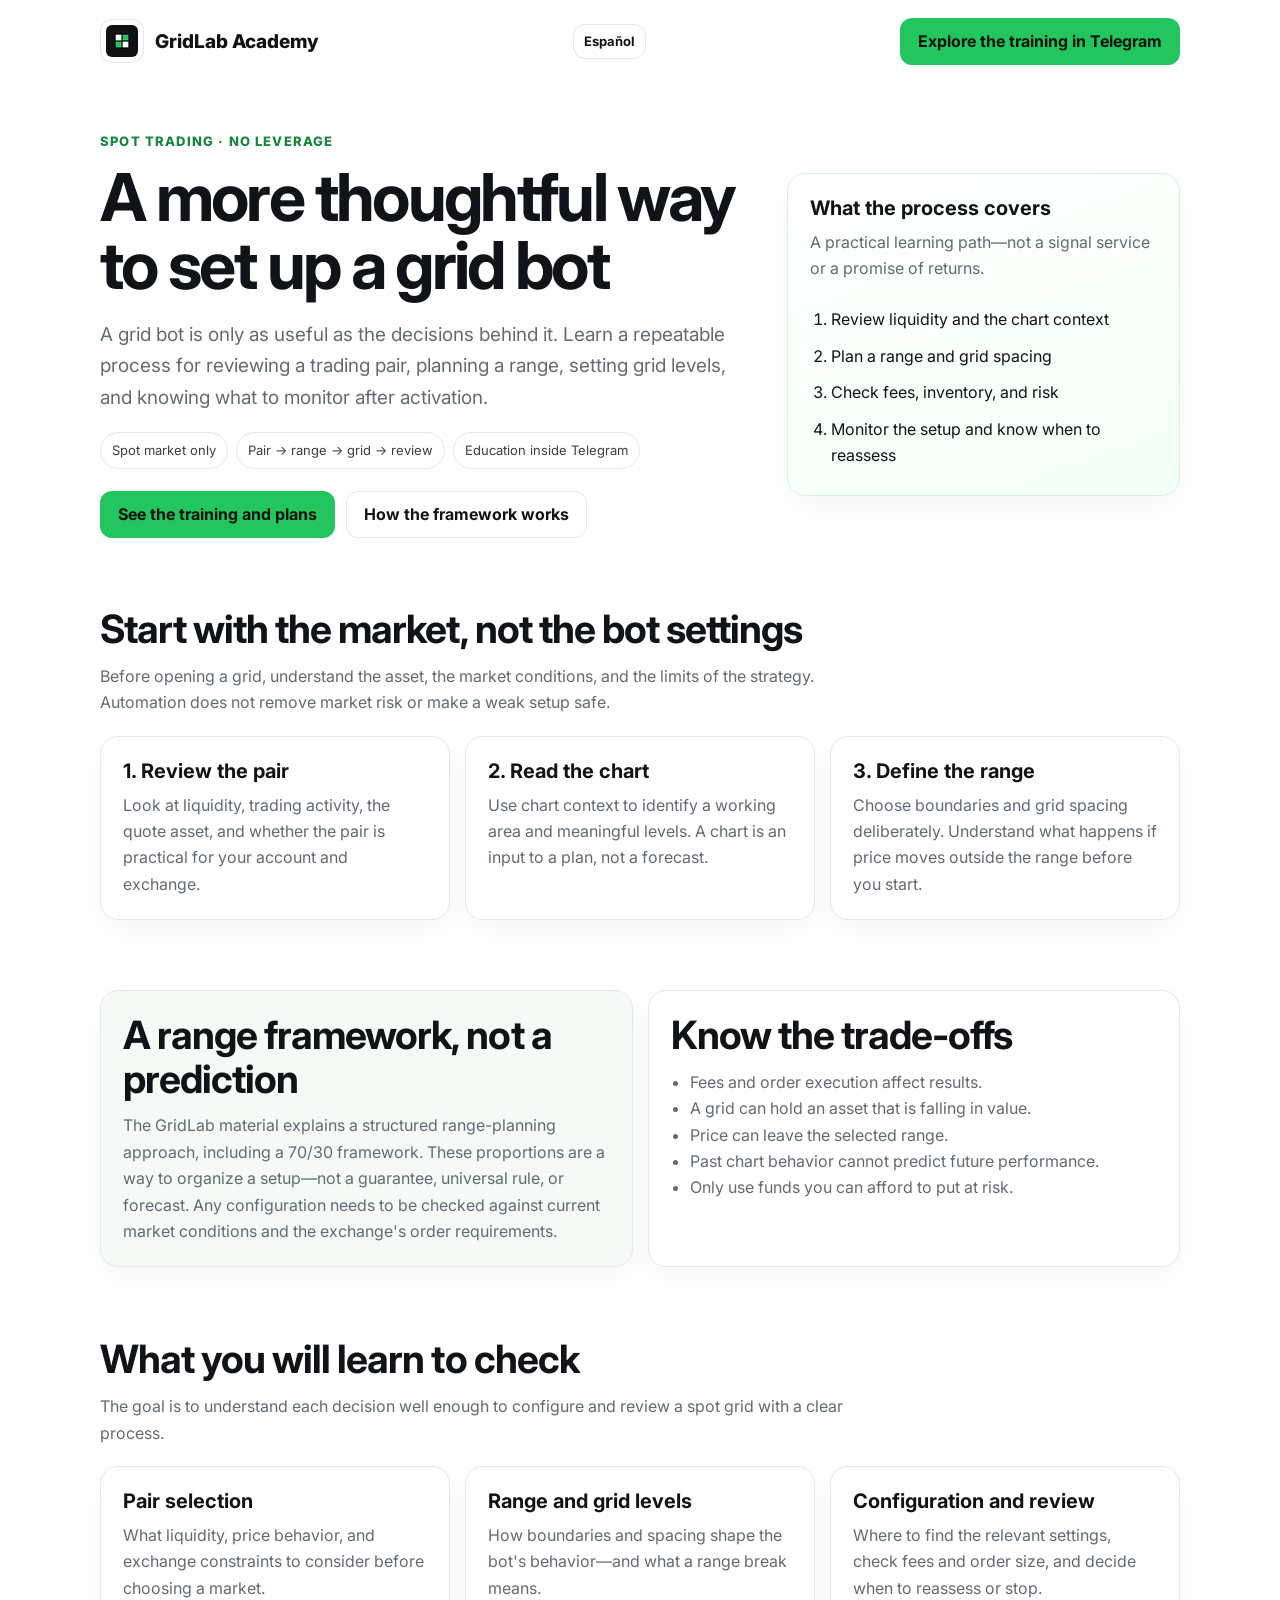
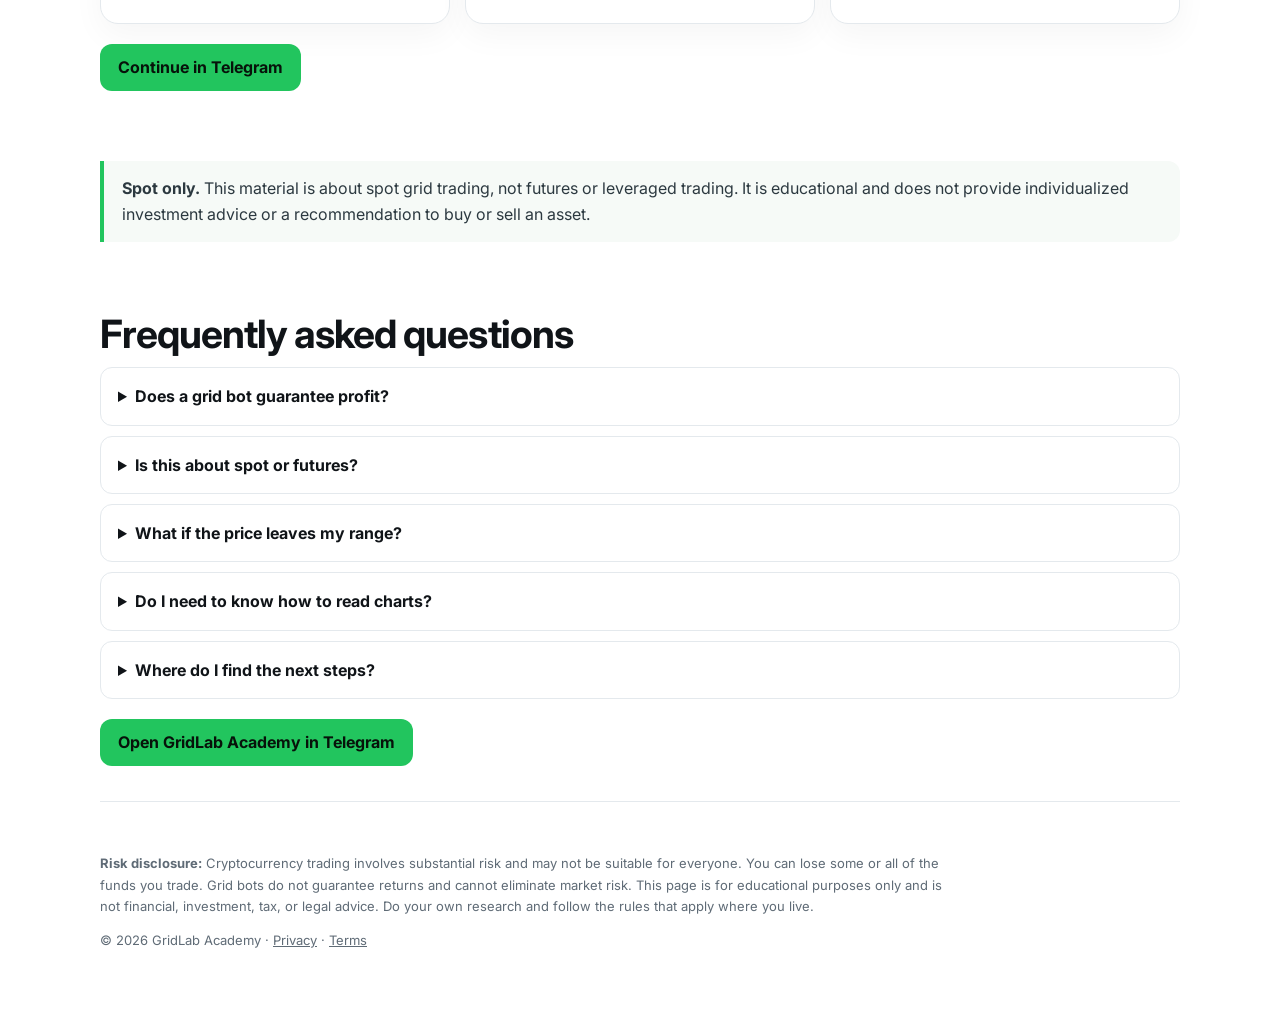
<file: index.html>
<!doctype html>
<html lang="en">
<head>
  <meta charset="utf-8">
  <meta name="viewport" content="width=device-width,initial-scale=1">
  <title>Spot Grid Bot Tutorial: Choose a Pair and Set a Range | GridLab Academy</title>
  <meta name="description" content="Learn a structured approach to spot grid bots: evaluate a trading pair, read the chart, plan a range, configure grid levels, and monitor the setup. Educational content only.">
  <link rel="canonical" href="https://gridlab-academy.netlify.app/">
  <meta property="og:title" content="A Practical Spot Grid Bot Framework | GridLab Academy">
  <meta property="og:description" content="A clear, risk-aware framework for choosing a spot pair, planning a grid range, and understanding what to monitor.">
  <meta property="og:type" content="website">
  <meta property="og:url" content="https://gridlab-academy.netlify.app/">
  <meta property="og:image" content="https://gridlab-academy.netlify.app/screenshot1.jpg">
  <meta name="twitter:card" content="summary_large_image">
  <link rel="icon" type="image/x-icon" href="gridlab_academy_favicon.ico">
  <link rel="preconnect" href="https://fonts.googleapis.com">
  <link rel="preconnect" href="https://fonts.gstatic.com" crossorigin>
  <link href="https://fonts.googleapis.com/css2?family=Inter:wght@400;500;600;700;800&display=swap" rel="stylesheet">
  <style>
    :root{--ink:#101418;--muted:#5f6b76;--line:#e4e9ed;--soft:#f6faf7;--green:#22c55e;--green-dark:#16883d;--max:1080px}
    *{box-sizing:border-box}html{scroll-behavior:smooth}body{margin:0;color:var(--ink);font:16px/1.65 Inter,system-ui,-apple-system,"Segoe UI",sans-serif;-webkit-font-smoothing:antialiased}
    a{color:inherit}.wrap{width:min(92%,var(--max));margin:auto}.top{padding:18px 0}.toprow{display:flex;align-items:center;justify-content:space-between;gap:16px}
    .brand{display:flex;align-items:center;gap:11px;text-decoration:none;font-size:19px;font-weight:800}.brand img{width:44px;height:44px;object-fit:contain;border:1px solid var(--line);border-radius:12px;padding:5px}
    .btn{display:inline-flex;justify-content:center;align-items:center;gap:8px;border:1px solid transparent;border-radius:12px;padding:12px 17px;text-decoration:none;font-weight:700;line-height:1.3}
    .primary{background:var(--green);color:#07120a}.primary:hover{background:var(--green-dark);color:#fff}.secondary{background:white;border-color:var(--line)}.language-switch{padding:8px 10px;font-size:13px;white-space:nowrap}
    .hero{padding:48px 0 34px}.hero-grid{display:grid;grid-template-columns:1.25fr .75fr;gap:32px;align-items:center}
    .eyebrow{color:#16883d;font-weight:800;text-transform:uppercase;letter-spacing:.09em;font-size:13px}
    h1{font-size:clamp(38px,6vw,66px);line-height:1.02;letter-spacing:-.04em;margin:12px 0 20px}
    h2{font-size:clamp(27px,4vw,39px);line-height:1.12;letter-spacing:-.025em;margin:0 0 12px}
    h3{font-size:20px;line-height:1.25;margin:0 0 8px}
    .lead{font-size:19px;color:var(--muted);max-width:720px}.actions{display:flex;flex-wrap:wrap;gap:11px;margin-top:22px}
    .badges{display:flex;flex-wrap:wrap;gap:8px;margin-top:18px}.badge{border:1px solid var(--line);border-radius:999px;padding:7px 11px;font-size:13px;color:#34414a}
    .panel,.card{border:1px solid var(--line);border-radius:18px;background:white;padding:22px;box-shadow:0 12px 32px #15251a0a}
    .panel{background:linear-gradient(160deg,#fff,#f2fff5);border-color:#d7f2df}.panel ol{margin:14px 0 0;padding-left:21px}.panel li{padding:5px 0}
    section{padding:35px 0}.section-lead{max-width:760px;color:var(--muted);margin:0 0 20px}.grid3,.grid2{display:grid;gap:15px}.grid3{grid-template-columns:repeat(3,1fr)}.grid2{grid-template-columns:repeat(2,1fr)}
    .card p{margin:0;color:var(--muted)}.card ul{padding-left:19px;margin:12px 0 0;color:var(--muted)}.tint{background:var(--soft)}
    .callout{border-left:4px solid var(--green);padding:14px 18px;background:var(--soft);border-radius:0 12px 12px 0;color:#2c3940}
    .cta{margin:20px 0 0}.faq details{border:1px solid var(--line);border-radius:12px;padding:15px 17px}.faq details+details{margin-top:10px}.faq summary{font-weight:700;cursor:pointer}.faq details p{color:var(--muted);margin:10px 0 0}
    footer{padding:38px 0 60px;border-top:1px solid var(--line);margin-top:30px;color:var(--muted);font-size:13px}
    .disclaimer{max-width:850px}.mobile-cta{display:none}
    @media(max-width:820px){.hero-grid,.grid3,.grid2{grid-template-columns:1fr}.hero{padding-top:28px}.top-cta{display:none}.mobile-cta{display:flex;position:fixed;z-index:9;bottom:12px;left:4%;width:92%;box-shadow:0 10px 32px #0003}.hero-grid{gap:22px}footer{padding-bottom:90px}}
  </style>
</head>
<body>
  <header class="top wrap">
    <div class="toprow">
      <a class="brand" href="#top"><img src="gridlab_academy_favicon.ico" alt=""><span>GridLab Academy</span></a>
      <a class="btn secondary language-switch" id="language-switch" href="/es.html?lang=es" aria-label="Switch language to Spanish">Español</a>
      <a class="btn primary js-bot-link top-cta" data-cta="header" href="https://t.me/gridlab_academy_bot?start=gl1_direct_en_direct_organic_evergreen_landing_00000000" rel="noopener noreferrer">Explore the training in Telegram</a>
    </div>
  </header>
  <main id="top">
    <section class="hero wrap">
      <div class="hero-grid">
        <div>
          <div class="eyebrow">Spot trading · No leverage</div>
          <h1>A more thoughtful way to set up a grid bot</h1>
          <p class="lead">A grid bot is only as useful as the decisions behind it. Learn a repeatable process for reviewing a trading pair, planning a range, setting grid levels, and knowing what to monitor after activation.</p>
          <div class="badges"><span class="badge">Spot market only</span><span class="badge">Pair → range → grid → review</span><span class="badge">Education inside Telegram</span></div>
          <div class="actions">
            <a class="btn primary js-bot-link" data-cta="hero_primary" href="https://t.me/gridlab_academy_bot?start=gl1_direct_en_direct_organic_evergreen_cta_00000000" rel="noopener noreferrer">See the training and plans</a>
            <a class="btn secondary" href="#method">How the framework works</a>
          </div>
        </div>
        <aside class="panel">
          <h3>What the process covers</h3>
          <p class="section-lead">A practical learning path—not a signal service or a promise of returns.</p>
          <ol><li>Review liquidity and the chart context</li><li>Plan a range and grid spacing</li><li>Check fees, inventory, and risk</li><li>Monitor the setup and know when to reassess</li></ol>
        </aside>
      </div>
    </section>

    <section class="wrap">
      <h2 id="method">Start with the market, not the bot settings</h2>
      <p class="section-lead">Before opening a grid, understand the asset, the market conditions, and the limits of the strategy. Automation does not remove market risk or make a weak setup safe.</p>
      <div class="grid3">
        <article class="card"><h3>1. Review the pair</h3><p>Look at liquidity, trading activity, the quote asset, and whether the pair is practical for your account and exchange.</p></article>
        <article class="card"><h3>2. Read the chart</h3><p>Use chart context to identify a working area and meaningful levels. A chart is an input to a plan, not a forecast.</p></article>
        <article class="card"><h3>3. Define the range</h3><p>Choose boundaries and grid spacing deliberately. Understand what happens if price moves outside the range before you start.</p></article>
      </div>
    </section>

    <section class="wrap">
      <div class="grid2">
        <article class="card tint"><h2>A range framework, not a prediction</h2><p>The GridLab material explains a structured range-planning approach, including a 70/30 framework. These proportions are a way to organize a setup—not a guarantee, universal rule, or forecast. Any configuration needs to be checked against current market conditions and the exchange's order requirements.</p></article>
        <article class="card"><h2>Know the trade-offs</h2><ul><li>Fees and order execution affect results.</li><li>A grid can hold an asset that is falling in value.</li><li>Price can leave the selected range.</li><li>Past chart behavior cannot predict future performance.</li><li>Only use funds you can afford to put at risk.</li></ul></article>
      </div>
    </section>

    <section class="wrap">
      <h2>What you will learn to check</h2>
      <p class="section-lead">The goal is to understand each decision well enough to configure and review a spot grid with a clear process.</p>
      <div class="grid3">
        <article class="card"><h3>Pair selection</h3><p>What liquidity, price behavior, and exchange constraints to consider before choosing a market.</p></article>
        <article class="card"><h3>Range and grid levels</h3><p>How boundaries and spacing shape the bot's behavior—and what a range break means.</p></article>
        <article class="card"><h3>Configuration and review</h3><p>Where to find the relevant settings, check fees and order size, and decide when to reassess or stop.</p></article>
      </div>
      <div class="cta"><a class="btn primary js-bot-link" data-cta="method_cta" href="https://t.me/gridlab_academy_bot?start=gl1_direct_en_direct_organic_evergreen_method_00000000" rel="noopener noreferrer">Continue in Telegram</a></div>
    </section>

    <section class="wrap">
      <div class="callout"><strong>Spot only.</strong> This material is about spot grid trading, not futures or leveraged trading. It is educational and does not provide individualized investment advice or a recommendation to buy or sell an asset.</div>
    </section>

    <section class="wrap faq">
      <h2>Frequently asked questions</h2>
      <details><summary>Does a grid bot guarantee profit?</summary><p>No. A grid bot can lose money. Market movements, fees, liquidity, execution, and the chosen range all matter.</p></details>
      <details><summary>Is this about spot or futures?</summary><p>The training is focused on spot markets and does not require leverage. Spot trading still carries risk, including the risk of losing the value of your investment.</p></details>
      <details><summary>What if the price leaves my range?</summary><p>The bot may stop placing the orders you expected, and your holdings may be concentrated in one asset. Understand your exchange's behavior and your plan for reassessment before starting.</p></details>
      <details><summary>Do I need to know how to read charts?</summary><p>Some familiarity helps, but the training explains what to review and how chart context relates to pair and range selection.</p></details>
      <details><summary>Where do I find the next steps?</summary><p>Open the GridLab Academy Telegram bot to review the available educational path and access options. Check the details before making a purchase.</p></details>
      <div class="cta"><a class="btn primary js-bot-link" data-cta="faq_cta" href="https://t.me/gridlab_academy_bot?start=gl1_direct_en_direct_organic_faq_00000000" rel="noopener noreferrer">Open GridLab Academy in Telegram</a></div>
    </section>
  </main>

  <footer class="wrap">
    <p class="disclaimer"><strong>Risk disclosure:</strong> Cryptocurrency trading involves substantial risk and may not be suitable for everyone. You can lose some or all of the funds you trade. Grid bots do not guarantee returns and cannot eliminate market risk. This page is for educational purposes only and is not financial, investment, tax, or legal advice. Do your own research and follow the rules that apply where you live.</p>
    <p>© 2026 GridLab Academy · <a href="privacy.md">Privacy</a> · <a href="terms.md">Terms</a></p>
  </footer>

  <a class="btn primary js-bot-link mobile-cta" data-cta="mobile_sticky" href="https://t.me/gridlab_academy_bot?start=gl1_direct_en_direct_organic_evergreen_mobile-cta_00000000" rel="noopener noreferrer">Explore the training in Telegram</a>

  <script>
    (function(){
      const botBase = 'https://t.me/gridlab_academy_bot?start=';
      function safePart(value, fallback, maxLength){
        const clean = String(value || '').replace(/[^A-Za-z0-9-]/g, '-').replace(/-+/g, '-').replace(/^-|-$/g, '').slice(0, maxLength);
        return clean || fallback;
      }
      function clickId(params){
        const supplied = params.get('click_id') || params.get('cid');
        if (supplied) return safePart(supplied, 'unknown', 8);
        const key = 'gridlab_click_id_v2';
        try {
          const stored = sessionStorage.getItem(key);
          if (stored) return stored;
          const bytes = new Uint8Array(4);
          if (window.crypto && window.crypto.getRandomValues) window.crypto.getRandomValues(bytes);
          else for (let i=0;i<bytes.length;i++) bytes[i] = Math.floor(Math.random()*256);
          const generated = Array.from(bytes).map(v=>v.toString(16).padStart(2,'0')).join('');
          sessionStorage.setItem(key, generated);
          return generated;
        } catch (_) {
          return Math.random().toString(16).slice(2,10).padEnd(8,'0').slice(0,8);
        }
      }
      const params = new URLSearchParams(window.location.search);
      const languageSwitch = document.getElementById('language-switch');
      if (languageSwitch) {
        const next = new URLSearchParams();
        ['video_id','utm_source','utm_medium','utm_campaign','click_id','cid'].forEach(key => { const value = params.get(key); if (value) next.set(key,value); });
        next.set('lang','es');
        languageSwitch.href = '/es.html?' + next.toString();
      }
      const referrer = document.referrer || '';
      const source = params.get('utm_source') || (referrer.includes('youtube.com') || referrer.includes('youtu.be') ? 'youtube' : 'direct');
      const medium = params.get('utm_medium') || 'organic';
      const video = safePart(params.get('video_id'), 'direct', 11);
      const campaign = safePart(params.get('utm_campaign'), 'evergreen', 9);
      const click = clickId(params);
      document.querySelectorAll('.js-bot-link').forEach(link => {
        const content = safePart(link.dataset.cta, 'landing', 10);
        const token = ['gl1', video, 'en', safePart(source,'direct',7), safePart(medium,'organic',7), campaign, content, click].join('_');
        if (token.length > 64) throw new Error('GridLab start payload exceeds Telegram limit');
        link.href = botBase + token;
        link.dataset.startToken = token;
      });
    })();
  </script>
</body>
</html>
</file>
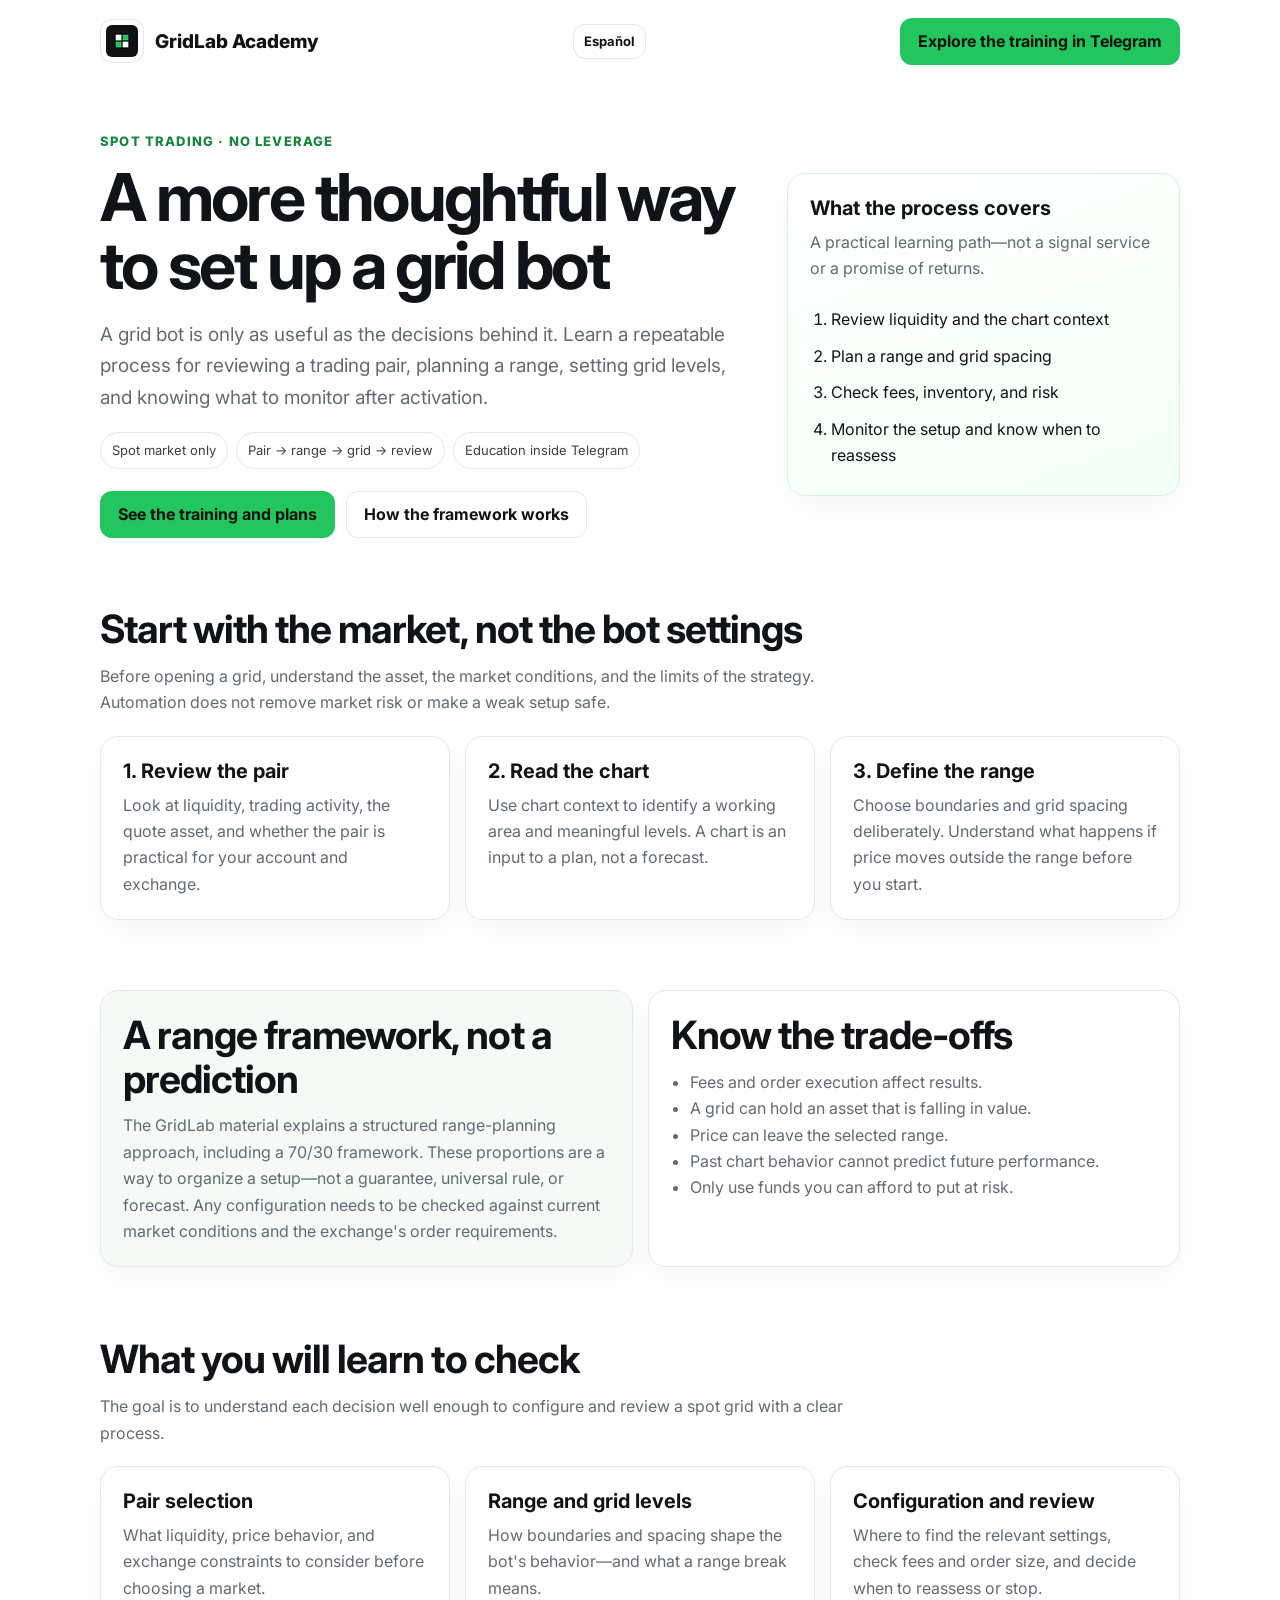
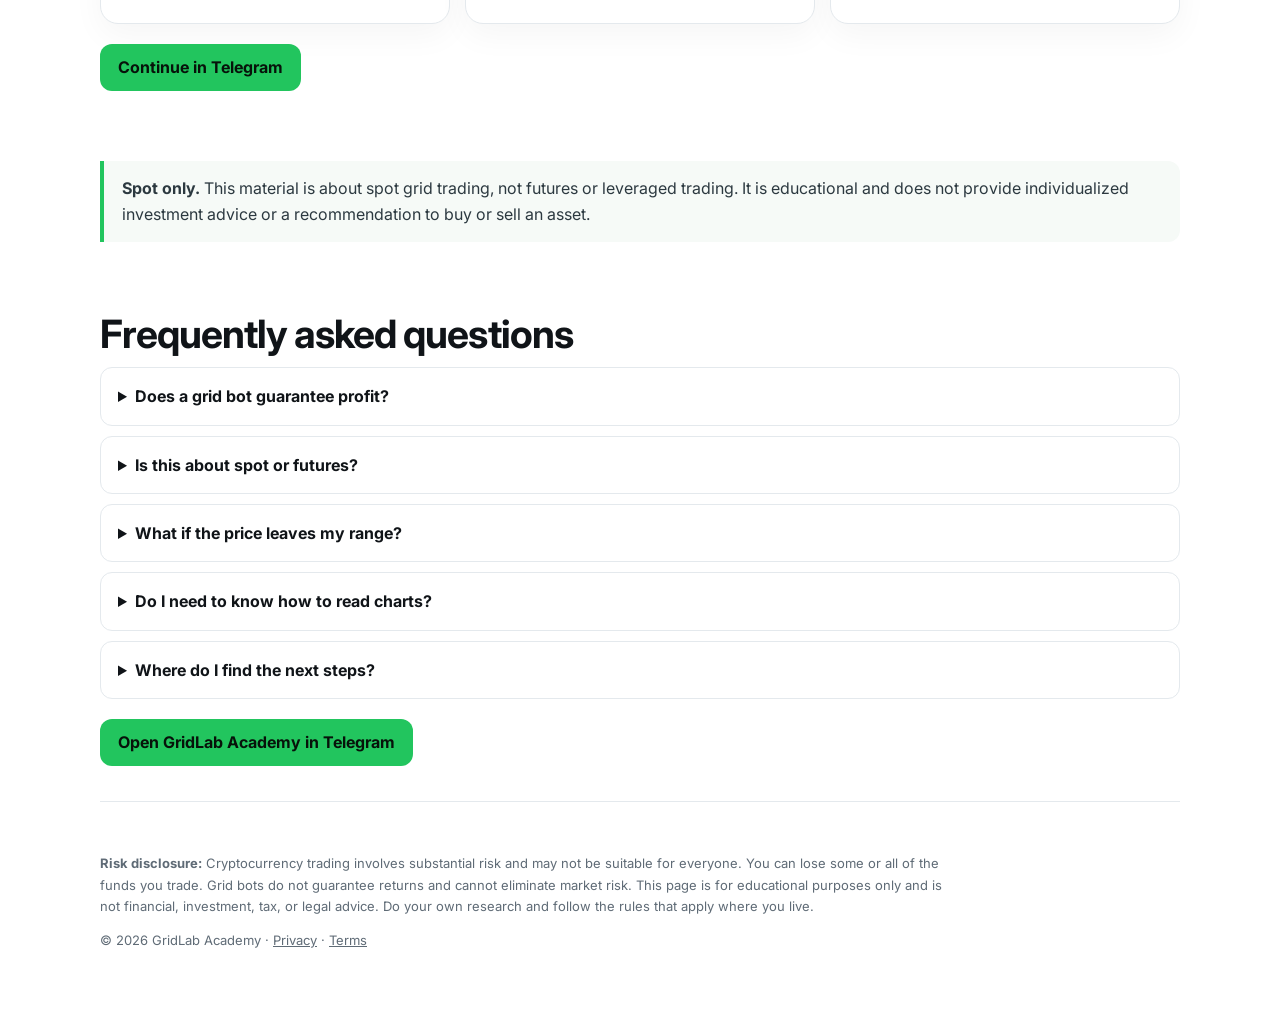
<file: en.html>
<!doctype html>
<html lang="en">
<head>
  <meta charset="utf-8">
  <meta name="viewport" content="width=device-width,initial-scale=1">
  <meta name="robots" content="noindex">
  <link rel="canonical" href="https://gridlab.academy/">
  <title>GridLab Academy</title>
  <script>location.replace('/' + location.search + location.hash);</script>
</head>
<body><p>Opening the English GridLab Academy landing… <a href="/">Continue</a>.</p></body>
</html>
</file>
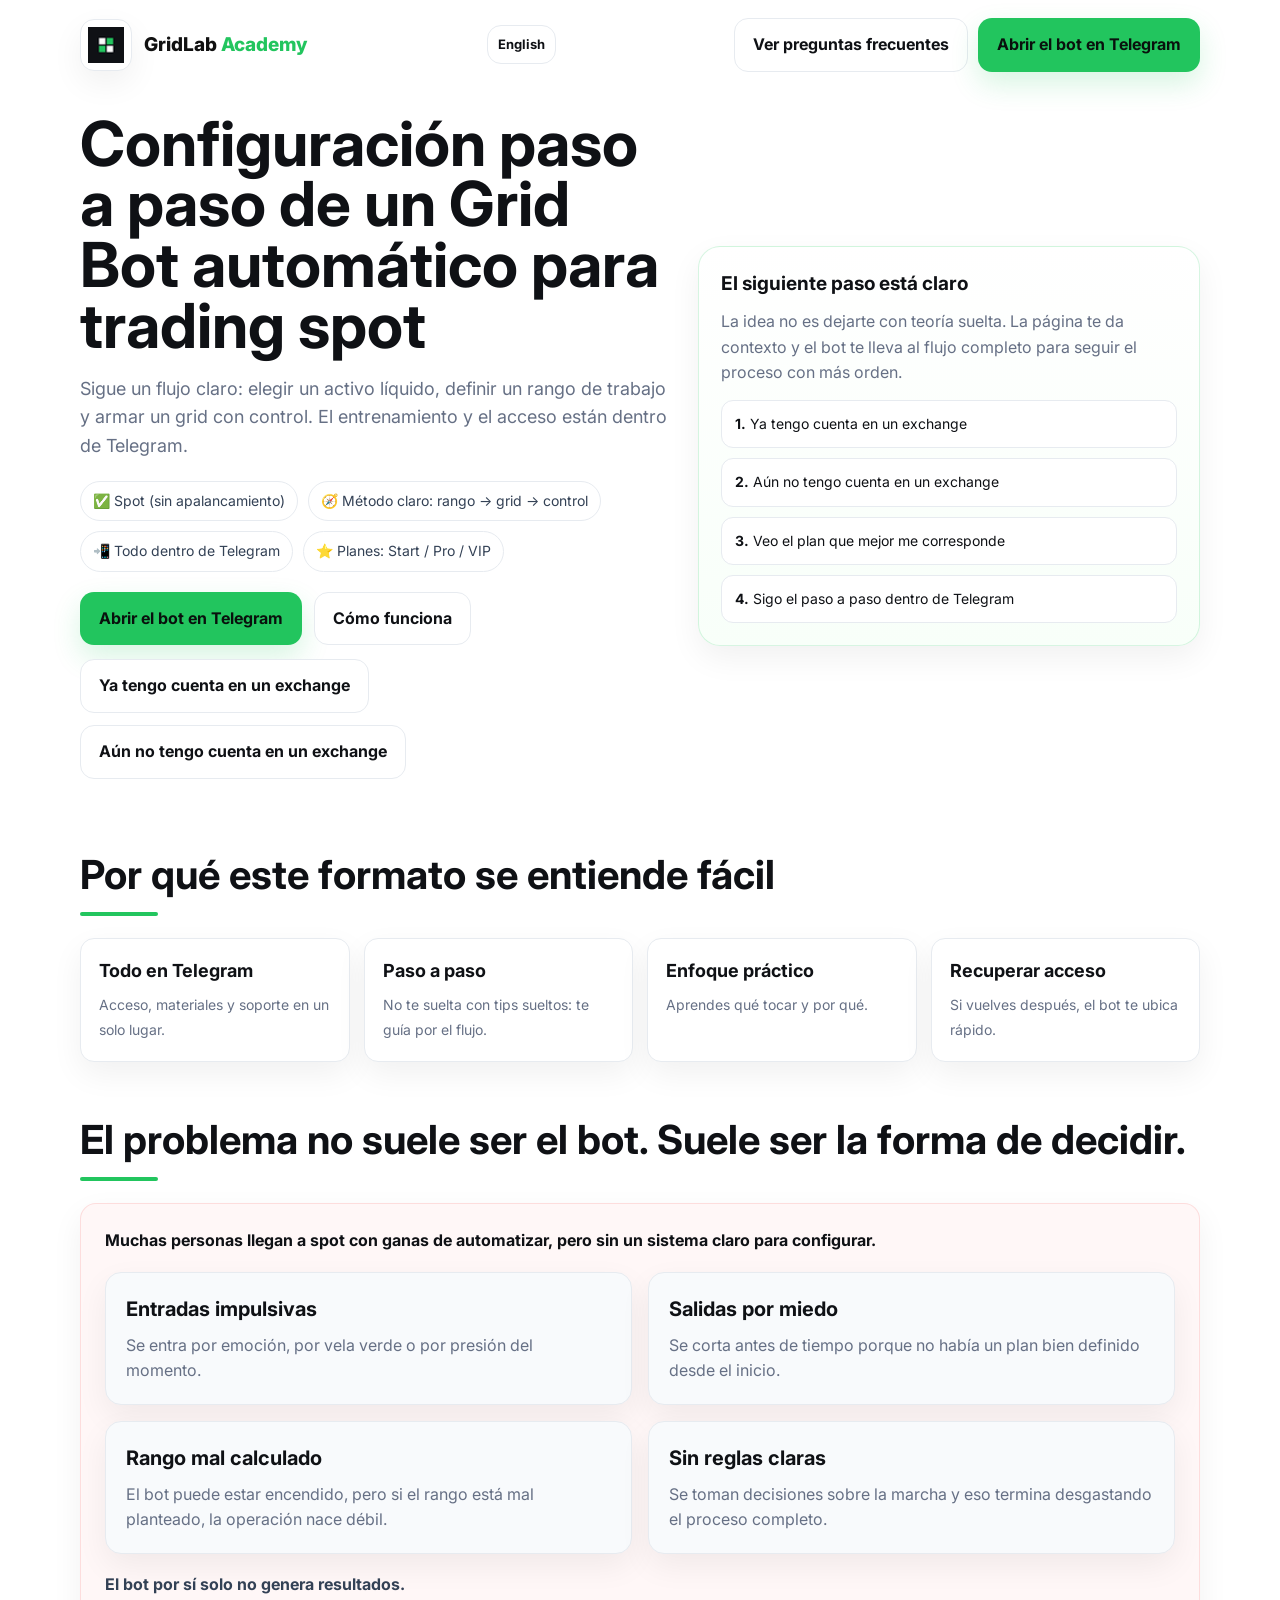
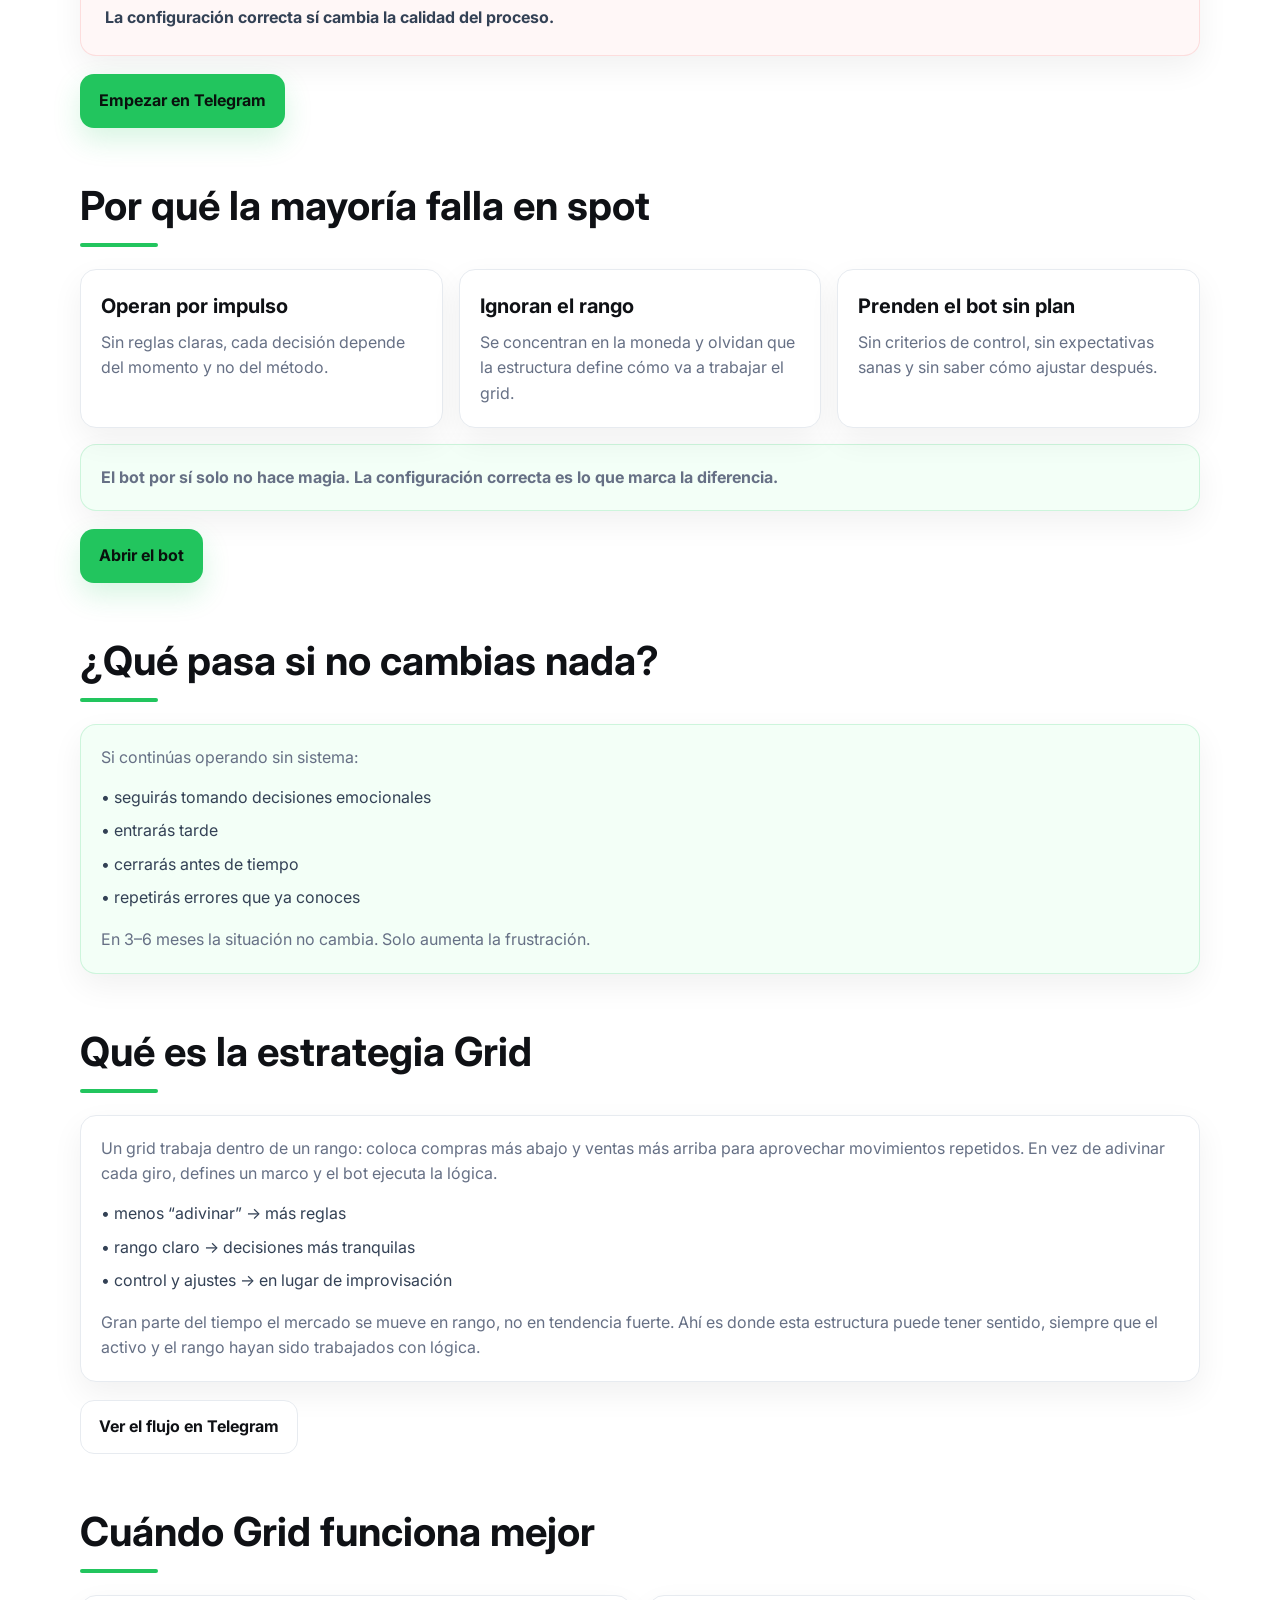
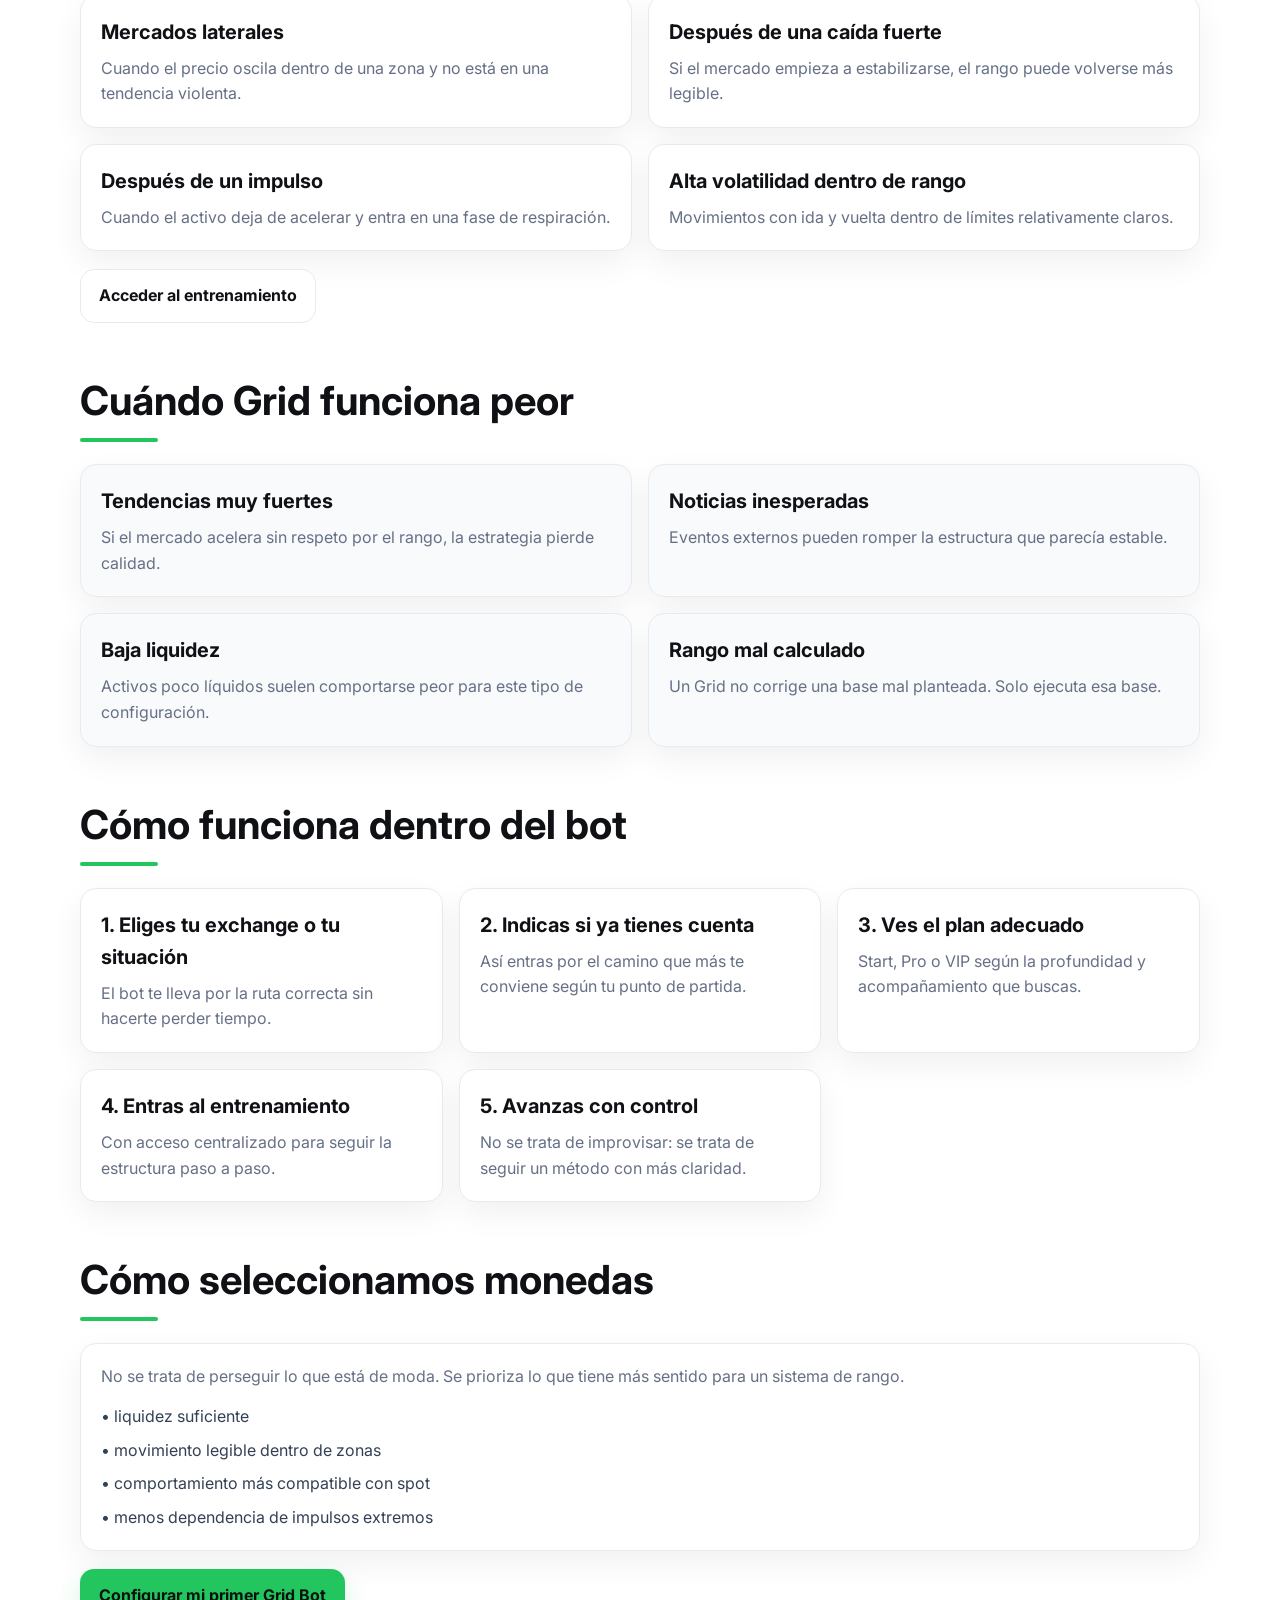
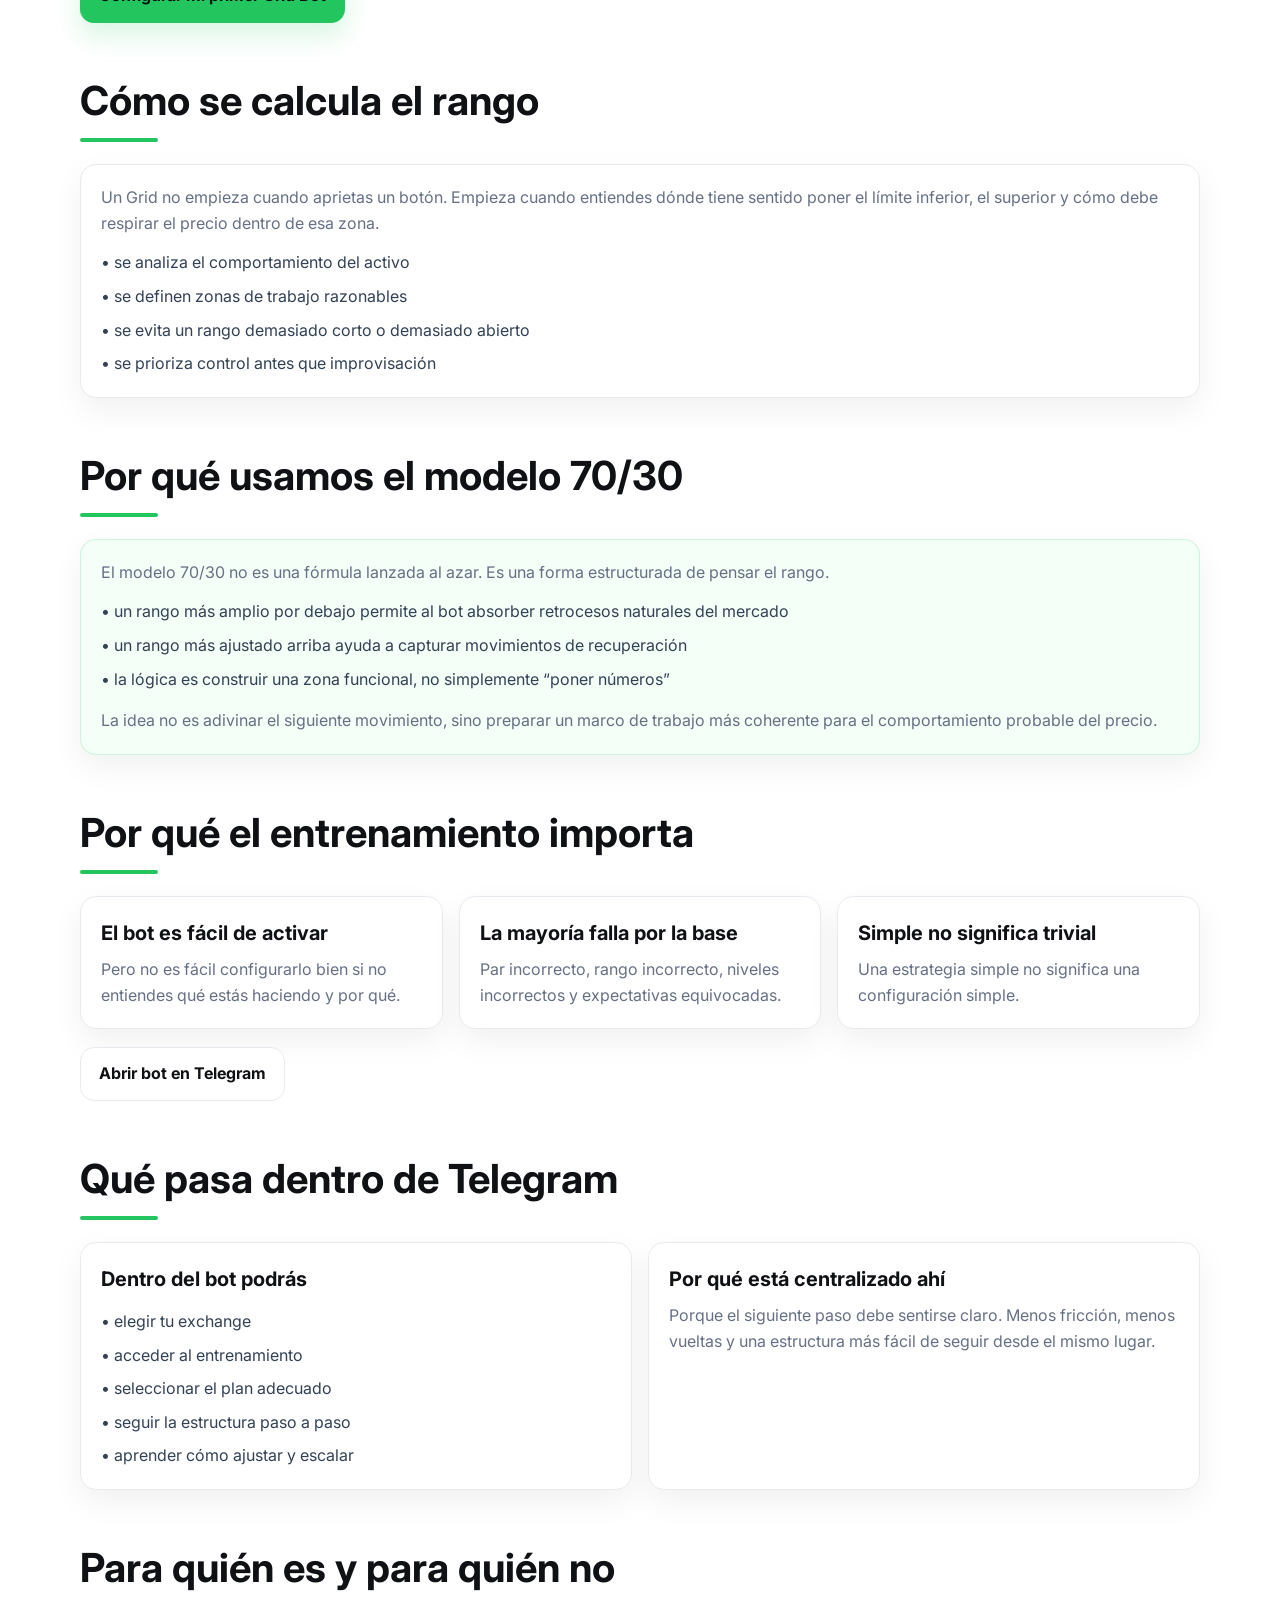
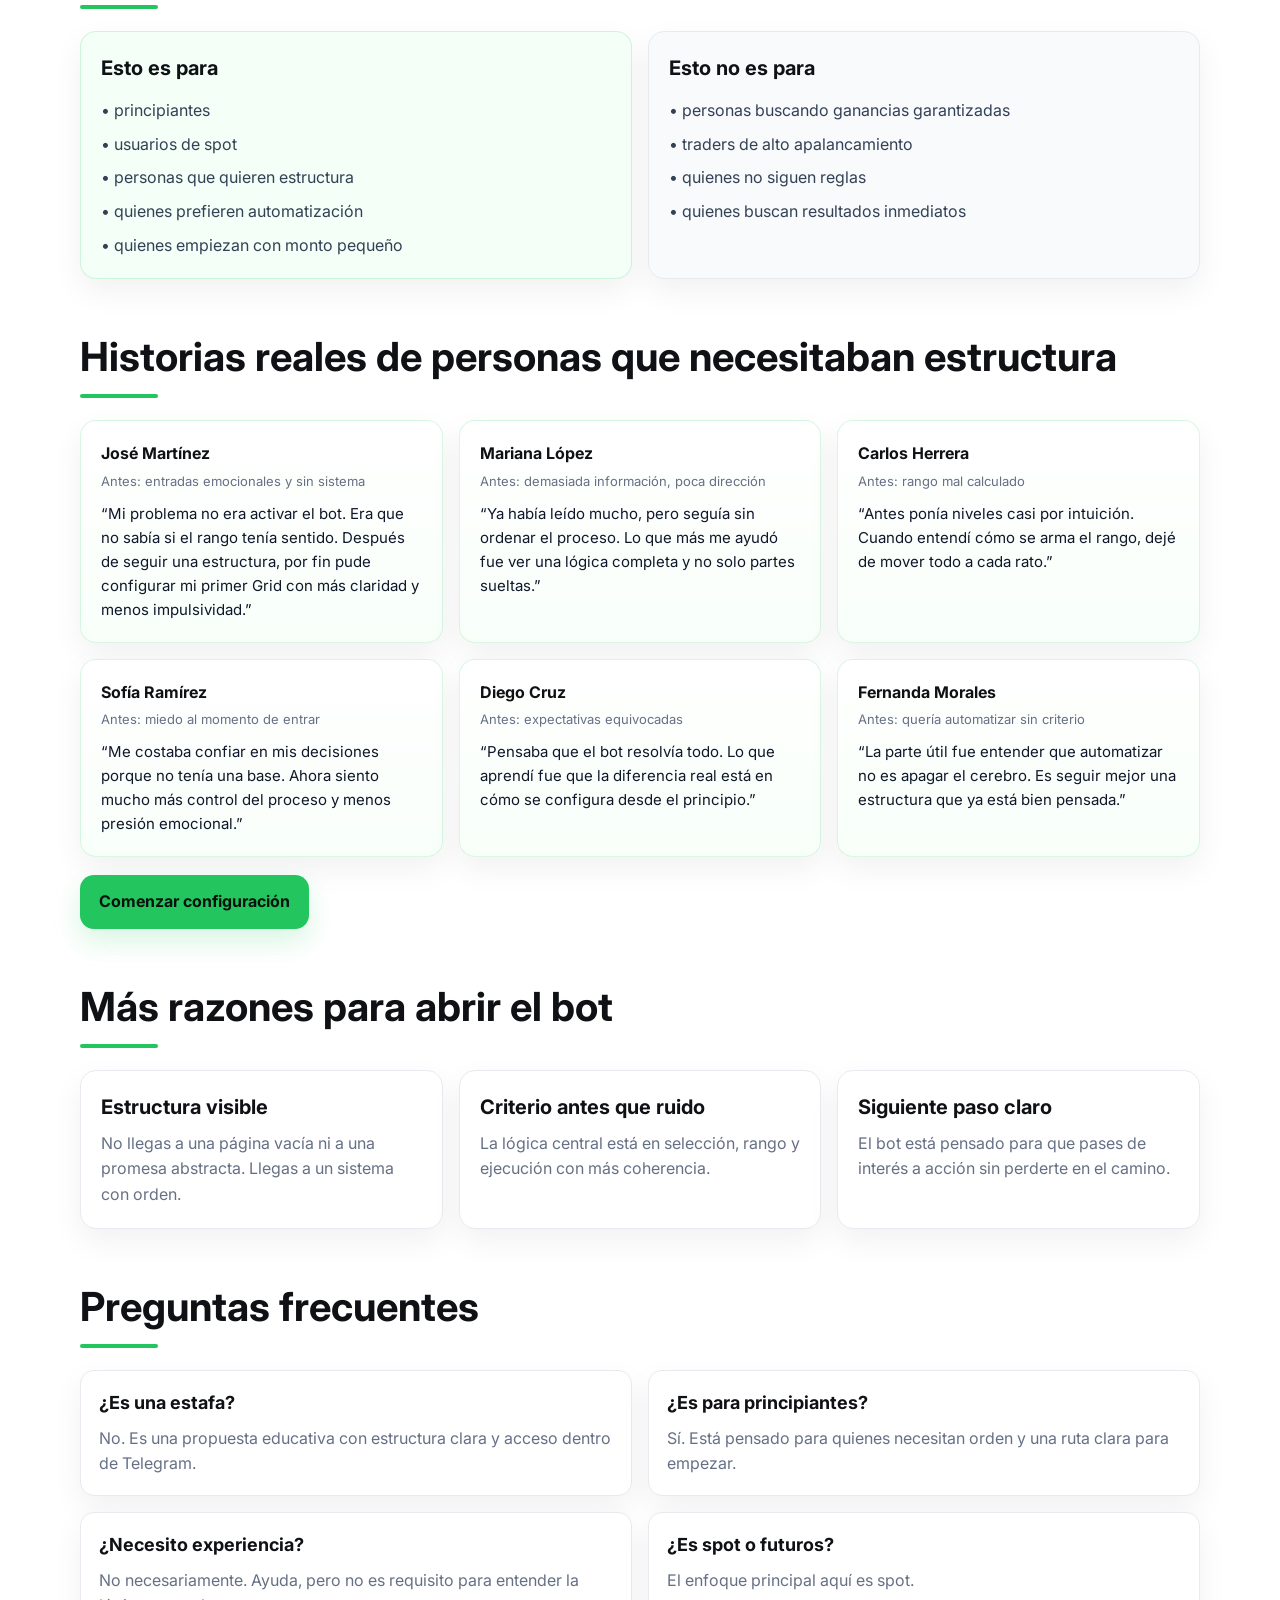
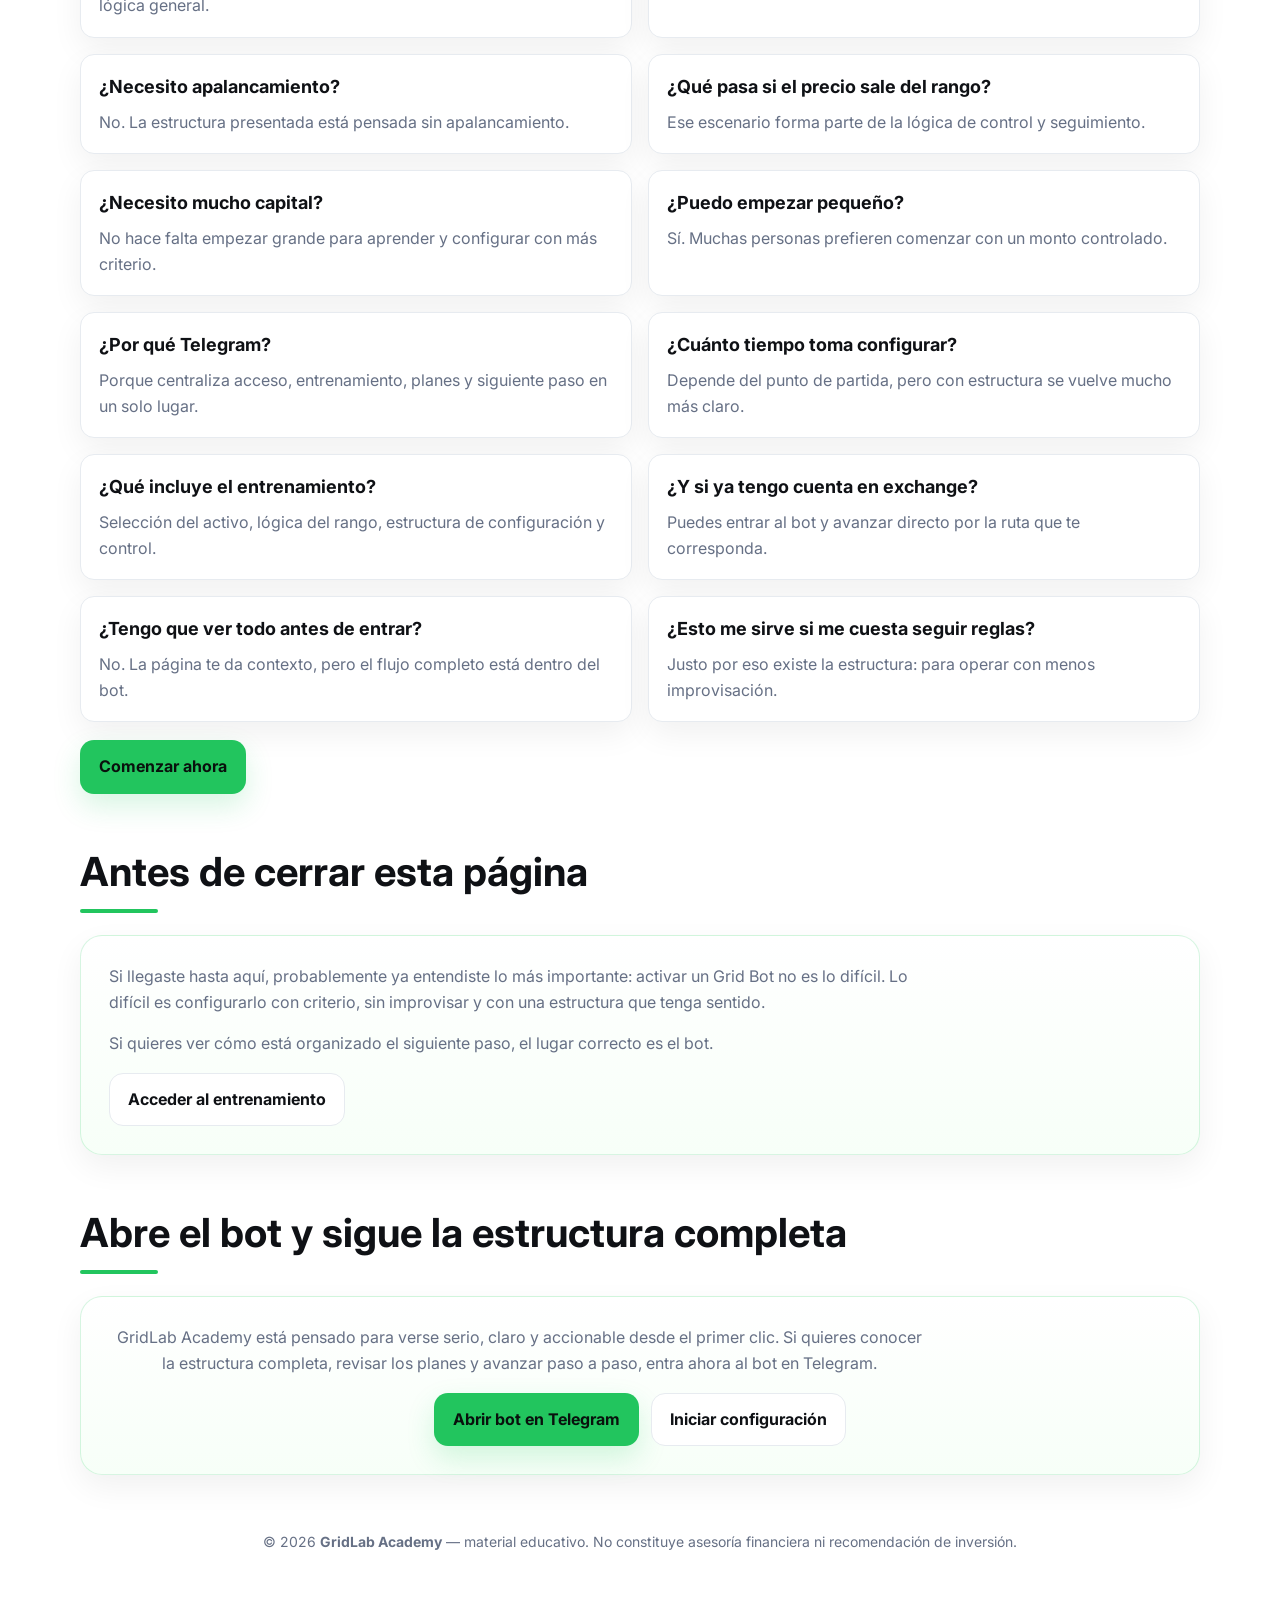
<file: es.html>
<!DOCTYPE html>
<html lang="es-MX">
<head>
  <meta charset="utf-8" />
  <meta name="viewport" content="width=device-width,initial-scale=1" />
  <link rel="canonical" href="https://gridlab-academy.netlify.app/es.html">
  <title>GridLab Academy — Configuración estructurada de Grid Bot en spot</title>
  <link rel="icon" type="image/x-icon" href="gridlab_academy_favicon.ico">

  <meta name="description" content="GridLab Academy: configuración paso a paso de un Grid Bot automático para trading spot. Selección del activo, cálculo del rango 70/30 y estructura dentro de Telegram.">
  <meta property="og:title" content="GridLab Academy — Configuración estructurada de Grid Bot en spot" />
  <meta property="og:description" content="Un enfoque serio y estructurado para configurar un Grid Bot en spot: selección del activo, cálculo del rango y acceso al entrenamiento dentro de Telegram." />
  <meta property="og:type" content="website" />
  <meta property="og:url" content="https://gridlab-academy.netlify.app/es.html" />
  <meta property="og:image" content="screenshot1.jpg" />
  <meta name="twitter:card" content="summary_large_image" />

  <link href="https://fonts.googleapis.com/css2?family=Inter:wght@400;500;600;700;800&display=swap" rel="stylesheet">

  <style>
    :root {
      --bg: #ffffff;
      --text: #0f1115;
      --muted: #667085;
      --line: #e7ebf0;
      --soft: #f8fafc;
      --soft-green: #f3fff7;
      --accent: #22C55E;
      --accent-dark: #16a34a;
      --danger-bg: #fff7f7;
      --danger-line: rgba(239, 68, 68, 0.14);
      --shadow: 0 12px 32px rgba(15,17,21,.06);
      --radius: 16px;
      --maxw: 1120px;
    }
    * { box-sizing: border-box; margin: 0; padding: 0; }
    html, body { width: 100%; overflow-x: hidden; background: var(--bg); color: var(--text); -webkit-font-smoothing: antialiased; }
    body { font-family: 'Inter', system-ui, -apple-system, BlinkMacSystemFont, 'Segoe UI', sans-serif; line-height: 1.6; }
    a { color: inherit; }
    .container { width: min(94%, var(--maxw)); margin: 0 auto; }
    .section { padding: 56px 0 0; }
    .section h2 { font-size: clamp(28px, 4vw, 40px); line-height: 1.08; margin-bottom: 10px; }
    .section p.lead { color: var(--muted); max-width: 760px; font-size: 17px; }
    .divider { width: 78px; height: 4px; background: var(--accent); border-radius: 999px; margin: 16px 0 22px; }
    .header { padding: 18px 0 8px; }
    .header-inner { display: flex; align-items: center; justify-content: space-between; gap: 18px; }
    .brand { display: flex; align-items: center; gap: 12px; text-decoration: none; }
    .logo-box { width: 52px; height: 52px; border-radius: 14px; border: 1px solid var(--line); display: grid; place-items: center; background: #fff; box-shadow: var(--shadow); }
    .logo-box img { width: 36px; height: 36px; object-fit: contain; }
    .brand-title { font-size: 19px; font-weight: 800; }
    .brand-title .black { color: #111; }
    .brand-title .green { color: var(--accent); }
    .header-cta { display: flex; align-items: center; gap: 10px; }
    .btn { display: inline-flex; align-items: center; justify-content: center; gap: 8px; padding: 13px 18px; border-radius: 14px; text-decoration: none; font-weight: 700; border: 1px solid transparent; transition: .2s ease; cursor: pointer; }
    .btn-primary { background: var(--accent); color: #09110d; box-shadow: 0 12px 28px rgba(34,197,94,.18); }
    .btn-primary:hover { background: var(--accent-dark); color: #fff; }
    .btn-secondary { background: #fff; border-color: var(--line); color: var(--text); }
    .btn-secondary:hover { background: #f8fafc; }
    .language-switch { padding: 8px 10px; font-size: 13px; white-space: nowrap; }
    .hero { padding: 34px 0 18px; }
    .hero-grid { display: grid; grid-template-columns: 1.08fr .92fr; gap: 28px; align-items: center; }
    .hero h1 { font-size: clamp(34px, 6vw, 62px); line-height: .98; margin-bottom: 18px; max-width: 920px; }
    .hero .sub { color: var(--muted); font-size: 18px; max-width: 760px; margin-bottom: 20px; }
    .badge-row { display: flex; flex-wrap: wrap; gap: 10px; margin-bottom: 20px; }
    .badge { display: inline-flex; align-items: center; gap: 7px; border: 1px solid var(--line); border-radius: 999px; padding: 8px 12px; background: #fff; font-size: 14px; color: #334155; }
    .hero-actions, .cta-row { display: flex; flex-wrap: wrap; gap: 12px; }
    .hero-card { background: linear-gradient(180deg, #fff, #f8fff9); border: 1px solid rgba(34,197,94,.18); border-radius: 22px; padding: 22px; box-shadow: var(--shadow); }
    .hero-card h3 { font-size: 19px; margin-bottom: 10px; }
    .hero-card p { color: var(--muted); margin-bottom: 14px; }
    .hero-list { display: grid; gap: 10px; }
    .hero-list div { background: #fff; border: 1px solid var(--line); border-radius: 12px; padding: 12px 13px; font-size: 14px; }
    .trust-strip { display: grid; grid-template-columns: repeat(4, 1fr); gap: 14px; margin-top: 18px; }
    .trust-item { background: #fff; border: 1px solid var(--line); border-radius: 14px; padding: 18px; box-shadow: var(--shadow); }
    .trust-item strong { display: block; font-size: 18px; margin-bottom: 6px; }
    .trust-item span { color: var(--muted); font-size: 14px; }
    .pain-box { background: var(--danger-bg); border: 1px solid var(--danger-line); border-radius: var(--radius); padding: 24px; box-shadow: var(--shadow); }
    .pain-grid, .three-grid, .two-grid, .faq-grid, .proof-grid, .story-grid { display: grid; gap: 16px; }
    .pain-grid { grid-template-columns: repeat(2, 1fr); margin-top: 18px; }
    .three-grid { grid-template-columns: repeat(3, 1fr); }
    .two-grid { grid-template-columns: repeat(2, 1fr); }
    .faq-grid { grid-template-columns: repeat(2, 1fr); }
    .proof-grid { grid-template-columns: repeat(3, 1fr); }
    .story-grid { grid-template-columns: repeat(3, 1fr); }
    .card { background: #fff; border: 1px solid var(--line); border-radius: 16px; padding: 20px; box-shadow: var(--shadow); }
    .card h3 { margin-bottom: 8px; font-size: 20px; }
    .card p { color: var(--muted); }
    .soft-card { background: var(--soft); border-color: var(--line); }
    .green-card { background: var(--soft-green); border-color: rgba(34,197,94,.18); }
    .list { display: grid; gap: 8px; margin-top: 14px; }
    .list div { color: #334155; }
    .story { background: linear-gradient(180deg, #fff, #f8fff9); border: 1px solid rgba(34,197,94,.16); border-radius: 16px; padding: 20px; box-shadow: var(--shadow); }
    .story .name { font-weight: 700; margin-bottom: 4px; }
    .story .meta { color: var(--muted); font-size: 13px; margin-bottom: 10px; }
    .quote { font-size: 15px; color: #0f172a; }
    .faq-item { background: #fff; border: 1px solid var(--line); border-radius: 14px; padding: 18px; box-shadow: var(--shadow); }
    .faq-item h3 { margin-bottom: 8px; font-size: 18px; }
    .faq-item p { color: var(--muted); }
    .final-box { background: linear-gradient(180deg, #fff, #f7fff8); border: 1px solid rgba(34,197,94,.18); border-radius: 22px; padding: 28px; box-shadow: var(--shadow); }
    .final-box.center { text-align: center; }
    .final-box p { color: var(--muted); max-width: 820px; margin-bottom: 16px; }
    .footer { padding: 56px 0 90px; text-align: center; color: var(--muted); font-size: 14px; }
    .sticky-cta {
      display: none;
      position: fixed;
      left: 50%; bottom: 12px; transform: translateX(-50%);
      width: calc(100% - 28px); max-width: 760px;
      z-index: 99999;
      background: linear-gradient(90deg, var(--accent), var(--accent-dark));
      color: #08120c; border-radius: 16px; padding: 12px 14px;
      box-shadow: 0 20px 44px rgba(15,17,21,.18);
      align-items: center; justify-content: space-between; gap: 12px;
    }
    .sticky-left { display: flex; gap: 12px; align-items: center; }
    .sticky-title { font-weight: 800; }
    .sticky-sub { font-size: 12px; opacity: .75; }
    .sticky-close { background: transparent; border: none; color: rgba(0,0,0,.55); font-size: 18px; font-weight: 700; cursor: pointer; }
    .popup-overlay {
      position: fixed;
      inset: 0;
      background: rgba(15, 17, 21, 0.52);
      display: none;
      align-items: center;
      justify-content: center;
      padding: 18px;
      z-index: 100000;
    }
    .popup-overlay.show { display: flex; }
    .popup-card {
      width: min(100%, 460px);
      background: #fff;
      border: 1px solid var(--line);
      border-radius: 22px;
      padding: 24px;
      box-shadow: 0 24px 64px rgba(15,17,21,.18);
    }
    .popup-card h3 { font-size: 24px; line-height: 1.08; margin-bottom: 10px; }
    .popup-card p { color: var(--muted); margin-bottom: 16px; }
    .popup-note {
      background: var(--soft-green);
      border: 1px solid rgba(34,197,94,.18);
      border-radius: 14px;
      padding: 12px 14px;
      color: #166534;
      font-size: 14px;
      margin-bottom: 16px;
    }
    .popup-actions { display: flex; gap: 10px; flex-wrap: wrap; }
    @media (max-width: 980px) {
      .hero-grid, .trust-strip, .pain-grid, .three-grid, .two-grid, .faq-grid, .proof-grid, .story-grid { grid-template-columns: 1fr; }
    }
    @media (max-width: 780px) {
      .header-cta { display: none; }
      .sticky-cta { display: flex; }
      .section { padding-top: 44px; }
      .hero { padding-top: 22px; }
      .hero h1 { font-size: 34px; }
      .hero .sub { font-size: 16px; }
      .popup-card h3 { font-size: 21px; }
    }
  </style>
</head>
<body>
  <div class="container">
    <header class="header">
      <div class="header-inner">
        <a class="brand" href="#top">
          <div class="logo-box">
            <img src="gridlab_academy_favicon.ico" alt="GridLab Academy" />
          </div>
          <div class="brand-title"><span class="black">GridLab</span> <span class="green">Academy</span></div>
        </a>
        <a class="btn btn-secondary language-switch" id="language-switch" href="/?lang=en" aria-label="Cambiar idioma a inglés">English</a>
        <div class="header-cta">
          <a class="btn btn-secondary" href="#faq">Ver preguntas frecuentes</a>
          <a class="btn btn-primary js-bot-link" id="hero-cta" data-start="gl" data-cta="hero_primary" href="https://t.me/gridlab_academy_bot?start=gl1_direct_es_direct_organic_evergreen_landing" target="_blank" rel="noopener noreferrer nofollow">Abrir el bot en Telegram</a>
        </div>
      </div>
    </header>

    <section class="hero section" id="top">
      <div class="hero-grid">
        <div>
          <h1>Configuración paso a paso de un Grid Bot automático para trading spot</h1>
          <p class="sub">Sigue un flujo claro: elegir un activo líquido, definir un rango de trabajo y armar un grid con control. El entrenamiento y el acceso están dentro de Telegram.</p>
          <div class="badge-row">
            <div class="badge">✅ Spot (sin apalancamiento)</div>
            <div class="badge">🧭 Método claro: rango → grid → control</div>
            <div class="badge">📲 Todo dentro de Telegram</div>
            <div class="badge">⭐ Planes: Start / Pro / VIP</div>
          </div>
          <div class="hero-actions">
            <a class="btn btn-primary js-bot-link" data-start="gl" data-cta="header_primary" href="https://t.me/gridlab_academy_bot?start=gl1_direct_es_direct_organic_evergreen_landing" target="_blank" rel="noopener noreferrer nofollow">Abrir el bot en Telegram</a>
            <a class="btn btn-secondary" href="#system">Cómo funciona</a>
          </div>
          <div class="cta-row" style="margin-top:14px;">
            <a class="btn btn-secondary js-bot-link" data-start="gl" data-cta="hero_exchange_yes" href="https://t.me/gridlab_academy_bot?start=gl1_direct_es_direct_organic_evergreen_landing" target="_blank" rel="noopener noreferrer nofollow">Ya tengo cuenta en un exchange</a>
            <a class="btn btn-secondary js-bot-link" data-start="gl" data-cta="hero_exchange_no" href="https://t.me/gridlab_academy_bot?start=gl1_direct_es_direct_organic_evergreen_landing" target="_blank" rel="noopener noreferrer nofollow">Aún no tengo cuenta en un exchange</a>
          </div>
        </div>
        <div class="hero-card">
          <h3>El siguiente paso está claro</h3>
          <p>La idea no es dejarte con teoría suelta. La página te da contexto y el bot te lleva al flujo completo para seguir el proceso con más orden.</p>
          <div class="hero-list">
            <div><strong>1.</strong> Ya tengo cuenta en un exchange</div>
            <div><strong>2.</strong> Aún no tengo cuenta en un exchange</div>
            <div><strong>3.</strong> Veo el plan que mejor me corresponde</div>
            <div><strong>4.</strong> Sigo el paso a paso dentro de Telegram</div>
          </div>
        </div>
      </div>
    </section>

    <section class="section">
      <h2>Por qué este formato se entiende fácil</h2>
      <div class="divider"></div>
      <div class="trust-strip">
        <div class="trust-item"><strong>Todo en Telegram</strong><span>Acceso, materiales y soporte en un solo lugar.</span></div>
        <div class="trust-item"><strong>Paso a paso</strong><span>No te suelta con tips sueltos: te guía por el flujo.</span></div>
        <div class="trust-item"><strong>Enfoque práctico</strong><span>Aprendes qué tocar y por qué.</span></div>
        <div class="trust-item"><strong>Recuperar acceso</strong><span>Si vuelves después, el bot te ubica rápido.</span></div>
      </div>
    </section>

    <section class="section">
      <h2>El problema no suele ser el bot. Suele ser la forma de decidir.</h2>
      <div class="divider"></div>
      <div class="pain-box">
        <p><strong>Muchas personas llegan a spot con ganas de automatizar, pero sin un sistema claro para configurar.</strong></p>
        <div class="pain-grid">
          <div class="card soft-card"><h3>Entradas impulsivas</h3><p>Se entra por emoción, por vela verde o por presión del momento.</p></div>
          <div class="card soft-card"><h3>Salidas por miedo</h3><p>Se corta antes de tiempo porque no había un plan bien definido desde el inicio.</p></div>
          <div class="card soft-card"><h3>Rango mal calculado</h3><p>El bot puede estar encendido, pero si el rango está mal planteado, la operación nace débil.</p></div>
          <div class="card soft-card"><h3>Sin reglas claras</h3><p>Se toman decisiones sobre la marcha y eso termina desgastando el proceso completo.</p></div>
        </div>
        <div class="list" style="margin-top:18px;">
          <div><strong>El bot por sí solo no genera resultados.</strong></div>
          <div><strong>La configuración correcta sí cambia la calidad del proceso.</strong></div>
        </div>
      </div>
      <div class="cta-row" style="margin-top:18px;">
        <a class="btn btn-primary js-bot-link" href="https://t.me/gridlab_academy_bot?start=gl1_direct_es_direct_organic_evergreen_landing" target="_blank" rel="noopener" data-start="gl" data-cta="pain_primary">Empezar en Telegram</a>
      </div>
    </section>

    <section class="section">
      <h2>Por qué la mayoría falla en spot</h2>
      <div class="divider"></div>
      <div class="three-grid">
        <div class="card"><h3>Operan por impulso</h3><p>Sin reglas claras, cada decisión depende del momento y no del método.</p></div>
        <div class="card"><h3>Ignoran el rango</h3><p>Se concentran en la moneda y olvidan que la estructura define cómo va a trabajar el grid.</p></div>
        <div class="card"><h3>Prenden el bot sin plan</h3><p>Sin criterios de control, sin expectativas sanas y sin saber cómo ajustar después.</p></div>
      </div>
      <div class="card green-card" style="margin-top:16px;"><p><strong>El bot por sí solo no hace magia. La configuración correcta es lo que marca la diferencia.</strong></p></div>
      <div class="cta-row" style="margin-top:18px;">
        <a class="btn btn-primary js-bot-link" data-start="gl" data-cta="failures_primary" href="https://t.me/gridlab_academy_bot?start=gl1_direct_es_direct_organic_evergreen_landing" target="_blank" rel="noopener noreferrer nofollow">Abrir el bot</a>
      </div>
    </section>

    <section class="section">
      <h2>¿Qué pasa si no cambias nada?</h2>
      <div class="divider"></div>
      <div class="card green-card">
        <p>Si continúas operando sin sistema:</p>
        <div class="list">
          <div>• seguirás tomando decisiones emocionales</div>
          <div>• entrarás tarde</div>
          <div>• cerrarás antes de tiempo</div>
          <div>• repetirás errores que ya conoces</div>
        </div>
        <p style="margin-top:16px;">En 3–6 meses la situación no cambia. Solo aumenta la frustración.</p>
      </div>
    </section>

    <section class="section">
      <h2>Qué es la estrategia Grid</h2>
      <div class="divider"></div>
      <div class="card">
        <p>Un grid trabaja dentro de un rango: coloca compras más abajo y ventas más arriba para aprovechar movimientos repetidos. En vez de adivinar cada giro, defines un marco y el bot ejecuta la lógica.</p>
        <div class="list">
          <div>• menos “adivinar” → más reglas</div>
          <div>• rango claro → decisiones más tranquilas</div>
          <div>• control y ajustes → en lugar de improvisación</div>
        </div>
        <p style="margin-top:16px;">Gran parte del tiempo el mercado se mueve en rango, no en tendencia fuerte. Ahí es donde esta estructura puede tener sentido, siempre que el activo y el rango hayan sido trabajados con lógica.</p>
      </div>
      <div class="cta-row" style="margin-top:18px;">
        <a class="btn btn-secondary js-bot-link" data-start="gl" data-cta="grid_explainer_secondary" href="https://t.me/gridlab_academy_bot?start=gl1_direct_es_direct_organic_evergreen_landing" target="_blank" rel="noopener noreferrer nofollow">Ver el flujo en Telegram</a>
      </div>
    </section>

    <section class="section">
      <h2>Cuándo Grid funciona mejor</h2>
      <div class="divider"></div>
      <div class="two-grid">
        <div class="card"><h3>Mercados laterales</h3><p>Cuando el precio oscila dentro de una zona y no está en una tendencia violenta.</p></div>
        <div class="card"><h3>Después de una caída fuerte</h3><p>Si el mercado empieza a estabilizarse, el rango puede volverse más legible.</p></div>
        <div class="card"><h3>Después de un impulso</h3><p>Cuando el activo deja de acelerar y entra en una fase de respiración.</p></div>
        <div class="card"><h3>Alta volatilidad dentro de rango</h3><p>Movimientos con ida y vuelta dentro de límites relativamente claros.</p></div>
      </div>
      <div class="cta-row" style="margin-top:18px;">
        <a class="btn btn-secondary js-bot-link" href="https://t.me/gridlab_academy_bot?start=gl1_direct_es_direct_organic_evergreen_landing" target="_blank" rel="noopener" data-start="gl" data-cta="prefinal_secondary">Acceder al entrenamiento</a>
      </div>
    </section>

    <section class="section">
      <h2>Cuándo Grid funciona peor</h2>
      <div class="divider"></div>
      <div class="two-grid">
        <div class="card soft-card"><h3>Tendencias muy fuertes</h3><p>Si el mercado acelera sin respeto por el rango, la estrategia pierde calidad.</p></div>
        <div class="card soft-card"><h3>Noticias inesperadas</h3><p>Eventos externos pueden romper la estructura que parecía estable.</p></div>
        <div class="card soft-card"><h3>Baja liquidez</h3><p>Activos poco líquidos suelen comportarse peor para este tipo de configuración.</p></div>
        <div class="card soft-card"><h3>Rango mal calculado</h3><p>Un Grid no corrige una base mal planteada. Solo ejecuta esa base.</p></div>
      </div>
    </section>

    <section class="section" id="system">
      <h2>Cómo funciona dentro del bot</h2>
      <div class="divider"></div>
      <div class="three-grid">
        <div class="card"><h3>1. Eliges tu exchange o tu situación</h3><p>El bot te lleva por la ruta correcta sin hacerte perder tiempo.</p></div>
        <div class="card"><h3>2. Indicas si ya tienes cuenta</h3><p>Así entras por el camino que más te conviene según tu punto de partida.</p></div>
        <div class="card"><h3>3. Ves el plan adecuado</h3><p>Start, Pro o VIP según la profundidad y acompañamiento que buscas.</p></div>
        <div class="card"><h3>4. Entras al entrenamiento</h3><p>Con acceso centralizado para seguir la estructura paso a paso.</p></div>
        <div class="card"><h3>5. Avanzas con control</h3><p>No se trata de improvisar: se trata de seguir un método con más claridad.</p></div>
      </div>
    </section>

    <section class="section">
      <h2>Cómo seleccionamos monedas</h2>
      <div class="divider"></div>
      <div class="card">
        <p>No se trata de perseguir lo que está de moda. Se prioriza lo que tiene más sentido para un sistema de rango.</p>
        <div class="list">
          <div>• liquidez suficiente</div>
          <div>• movimiento legible dentro de zonas</div>
          <div>• comportamiento más compatible con spot</div>
          <div>• menos dependencia de impulsos extremos</div>
        </div>
      </div>
      <div class="cta-row" style="margin-top:18px;">
        <a class="btn btn-primary js-bot-link" href="https://t.me/gridlab_academy_bot?start=gl1_direct_es_direct_organic_evergreen_landing" target="_blank" rel="noopener" data-start="gl" data-cta="coins_primary">Configurar mi primer Grid Bot</a>
      </div>
    </section>

    <section class="section">
      <h2>Cómo se calcula el rango</h2>
      <div class="divider"></div>
      <div class="card">
        <p>Un Grid no empieza cuando aprietas un botón. Empieza cuando entiendes dónde tiene sentido poner el límite inferior, el superior y cómo debe respirar el precio dentro de esa zona.</p>
        <div class="list">
          <div>• se analiza el comportamiento del activo</div>
          <div>• se definen zonas de trabajo razonables</div>
          <div>• se evita un rango demasiado corto o demasiado abierto</div>
          <div>• se prioriza control antes que improvisación</div>
        </div>
      </div>
    </section>

    <section class="section">
      <h2>Por qué usamos el modelo 70/30</h2>
      <div class="divider"></div>
      <div class="card green-card">
        <p>El modelo 70/30 no es una fórmula lanzada al azar. Es una forma estructurada de pensar el rango.</p>
        <div class="list">
          <div>• un rango más amplio por debajo permite al bot absorber retrocesos naturales del mercado</div>
          <div>• un rango más ajustado arriba ayuda a capturar movimientos de recuperación</div>
          <div>• la lógica es construir una zona funcional, no simplemente “poner números”</div>
        </div>
        <p style="margin-top:16px;">La idea no es adivinar el siguiente movimiento, sino preparar un marco de trabajo más coherente para el comportamiento probable del precio.</p>
      </div>
    </section>

    <section class="section">
      <h2>Por qué el entrenamiento importa</h2>
      <div class="divider"></div>
      <div class="three-grid">
        <div class="card"><h3>El bot es fácil de activar</h3><p>Pero no es fácil configurarlo bien si no entiendes qué estás haciendo y por qué.</p></div>
        <div class="card"><h3>La mayoría falla por la base</h3><p>Par incorrecto, rango incorrecto, niveles incorrectos y expectativas equivocadas.</p></div>
        <div class="card"><h3>Simple no significa trivial</h3><p>Una estrategia simple no significa una configuración simple.</p></div>
      </div>
      <div class="cta-row" style="margin-top:18px;">
        <a class="btn btn-secondary js-bot-link" href="https://t.me/gridlab_academy_bot?start=gl1_direct_es_direct_organic_evergreen_landing" target="_blank" rel="noopener" data-start="gl" data-cta="final_primary">Abrir bot en Telegram</a>
      </div>
    </section>

    <section class="section">
      <h2>Qué pasa dentro de Telegram</h2>
      <div class="divider"></div>
      <div class="two-grid">
        <div class="card"><h3>Dentro del bot podrás</h3><div class="list"><div>• elegir tu exchange</div><div>• acceder al entrenamiento</div><div>• seleccionar el plan adecuado</div><div>• seguir la estructura paso a paso</div><div>• aprender cómo ajustar y escalar</div></div></div>
        <div class="card"><h3>Por qué está centralizado ahí</h3><p>Porque el siguiente paso debe sentirse claro. Menos fricción, menos vueltas y una estructura más fácil de seguir desde el mismo lugar.</p></div>
      </div>
    </section>

    <section class="section">
      <h2>Para quién es y para quién no</h2>
      <div class="divider"></div>
      <div class="two-grid">
        <div class="card green-card"><h3>Esto es para</h3><div class="list"><div>• principiantes</div><div>• usuarios de spot</div><div>• personas que quieren estructura</div><div>• quienes prefieren automatización</div><div>• quienes empiezan con monto pequeño</div></div></div>
        <div class="card soft-card"><h3>Esto no es para</h3><div class="list"><div>• personas buscando ganancias garantizadas</div><div>• traders de alto apalancamiento</div><div>• quienes no siguen reglas</div><div>• quienes buscan resultados inmediatos</div></div></div>
      </div>
    </section>

    <section class="section">
      <h2>Historias reales de personas que necesitaban estructura</h2>
      <div class="divider"></div>
      <div class="story-grid">
        <div class="story"><div class="name">José Martínez</div><div class="meta">Antes: entradas emocionales y sin sistema</div><div class="quote">“Mi problema no era activar el bot. Era que no sabía si el rango tenía sentido. Después de seguir una estructura, por fin pude configurar mi primer Grid con más claridad y menos impulsividad.”</div></div>
        <div class="story"><div class="name">Mariana López</div><div class="meta">Antes: demasiada información, poca dirección</div><div class="quote">“Ya había leído mucho, pero seguía sin ordenar el proceso. Lo que más me ayudó fue ver una lógica completa y no solo partes sueltas.”</div></div>
        <div class="story"><div class="name">Carlos Herrera</div><div class="meta">Antes: rango mal calculado</div><div class="quote">“Antes ponía niveles casi por intuición. Cuando entendí cómo se arma el rango, dejé de mover todo a cada rato.”</div></div>
        <div class="story"><div class="name">Sofía Ramírez</div><div class="meta">Antes: miedo al momento de entrar</div><div class="quote">“Me costaba confiar en mis decisiones porque no tenía una base. Ahora siento mucho más control del proceso y menos presión emocional.”</div></div>
        <div class="story"><div class="name">Diego Cruz</div><div class="meta">Antes: expectativas equivocadas</div><div class="quote">“Pensaba que el bot resolvía todo. Lo que aprendí fue que la diferencia real está en cómo se configura desde el principio.”</div></div>
        <div class="story"><div class="name">Fernanda Morales</div><div class="meta">Antes: quería automatizar sin criterio</div><div class="quote">“La parte útil fue entender que automatizar no es apagar el cerebro. Es seguir mejor una estructura que ya está bien pensada.”</div></div>
      </div>
      <div class="cta-row" style="margin-top:18px;">
        <a class="btn btn-primary js-bot-link" href="https://t.me/gridlab_academy_bot?start=gl1_direct_es_direct_organic_evergreen_landing" target="_blank" rel="noopener" data-start="gl" data-cta="stories_primary">Comenzar configuración</a>
      </div>
    </section>

    <section class="section">
      <h2>Más razones para abrir el bot</h2>
      <div class="divider"></div>
      <div class="proof-grid">
        <div class="card"><h3>Estructura visible</h3><p>No llegas a una página vacía ni a una promesa abstracta. Llegas a un sistema con orden.</p></div>
        <div class="card"><h3>Criterio antes que ruido</h3><p>La lógica central está en selección, rango y ejecución con más coherencia.</p></div>
        <div class="card"><h3>Siguiente paso claro</h3><p>El bot está pensado para que pases de interés a acción sin perderte en el camino.</p></div>
      </div>
    </section>

    <section class="section" id="faq">
      <h2>Preguntas frecuentes</h2>
      <div class="divider"></div>
      <div class="faq-grid">
        <div class="faq-item"><h3>¿Es una estafa?</h3><p>No. Es una propuesta educativa con estructura clara y acceso dentro de Telegram.</p></div>
        <div class="faq-item"><h3>¿Es para principiantes?</h3><p>Sí. Está pensado para quienes necesitan orden y una ruta clara para empezar.</p></div>
        <div class="faq-item"><h3>¿Necesito experiencia?</h3><p>No necesariamente. Ayuda, pero no es requisito para entender la lógica general.</p></div>
        <div class="faq-item"><h3>¿Es spot o futuros?</h3><p>El enfoque principal aquí es spot.</p></div>
        <div class="faq-item"><h3>¿Necesito apalancamiento?</h3><p>No. La estructura presentada está pensada sin apalancamiento.</p></div>
        <div class="faq-item"><h3>¿Qué pasa si el precio sale del rango?</h3><p>Ese escenario forma parte de la lógica de control y seguimiento.</p></div>
        <div class="faq-item"><h3>¿Necesito mucho capital?</h3><p>No hace falta empezar grande para aprender y configurar con más criterio.</p></div>
        <div class="faq-item"><h3>¿Puedo empezar pequeño?</h3><p>Sí. Muchas personas prefieren comenzar con un monto controlado.</p></div>
        <div class="faq-item"><h3>¿Por qué Telegram?</h3><p>Porque centraliza acceso, entrenamiento, planes y siguiente paso en un solo lugar.</p></div>
        <div class="faq-item"><h3>¿Cuánto tiempo toma configurar?</h3><p>Depende del punto de partida, pero con estructura se vuelve mucho más claro.</p></div>
        <div class="faq-item"><h3>¿Qué incluye el entrenamiento?</h3><p>Selección del activo, lógica del rango, estructura de configuración y control.</p></div>
        <div class="faq-item"><h3>¿Y si ya tengo cuenta en exchange?</h3><p>Puedes entrar al bot y avanzar directo por la ruta que te corresponda.</p></div>
        <div class="faq-item"><h3>¿Tengo que ver todo antes de entrar?</h3><p>No. La página te da contexto, pero el flujo completo está dentro del bot.</p></div>
        <div class="faq-item"><h3>¿Esto me sirve si me cuesta seguir reglas?</h3><p>Justo por eso existe la estructura: para operar con menos improvisación.</p></div>
      </div>
      <div class="cta-row" style="margin-top:18px;">
        <a class="btn btn-primary js-bot-link" data-start="gl" data-cta="faq_primary" href="https://t.me/gridlab_academy_bot?start=gl1_direct_es_direct_organic_evergreen_landing" target="_blank" rel="noopener noreferrer nofollow">Comenzar ahora</a>
      </div>
    </section>

    <section class="section">
      <h2>Antes de cerrar esta página</h2>
      <div class="divider"></div>
      <div class="final-box">
        <p>Si llegaste hasta aquí, probablemente ya entendiste lo más importante: activar un Grid Bot no es lo difícil. Lo difícil es configurarlo con criterio, sin improvisar y con una estructura que tenga sentido.</p>
        <p>Si quieres ver cómo está organizado el siguiente paso, el lugar correcto es el bot.</p>
        <div class="cta-row">
          <a class="btn btn-secondary js-bot-link" href="https://t.me/gridlab_academy_bot?start=gl1_direct_es_direct_organic_evergreen_landing" target="_blank" rel="noopener noreferrer nofollow">Acceder al entrenamiento</a>
        </div>
      </div>
    </section>

    <section class="section">
      <h2>Abre el bot y sigue la estructura completa</h2>
      <div class="divider"></div>
      <div class="final-box center">
        <p>GridLab Academy está pensado para verse serio, claro y accionable desde el primer clic. Si quieres conocer la estructura completa, revisar los planes y avanzar paso a paso, entra ahora al bot en Telegram.</p>
        <div class="cta-row" style="justify-content:center;">
          <a class="btn btn-primary js-bot-link" id="popup-cta-btn" data-start="gl" data-cta="popup" href="https://t.me/gridlab_academy_bot?start=gl1_direct_es_direct_organic_evergreen_landing" target="_blank" rel="noopener noreferrer nofollow">Abrir bot en Telegram</a>
          <a class="btn btn-secondary js-bot-link" href="https://t.me/gridlab_academy_bot?start=gl1_direct_es_direct_organic_evergreen_landing" target="_blank" rel="noopener" data-start="gl" data-cta="final_secondary">Iniciar configuración</a>
        </div>
      </div>
    </section>

    <footer class="footer">© 2026 <strong>GridLab Academy</strong> — material educativo. No constituye asesoría financiera ni recomendación de inversión.</footer>
  </div>

  <div class="sticky-cta" id="stickyCta">
    <div class="sticky-left">
      <div>🚀</div>
      <div>
        <div class="sticky-title">Abrir Telegram</div>
        <div class="sticky-sub">Comenzar ahora · Iniciar configuración</div>
      </div>
    </div>
    <div style="display:flex;gap:8px;align-items:center;">
      <a class="btn btn-primary js-bot-link" id="sticky-cta-btn" data-start="gl" data-cta="sticky" style="padding:10px 12px;box-shadow:none;" href="https://t.me/gridlab_academy_bot?start=gl1_direct_es_direct_organic_evergreen_landing" target="_blank" rel="noopener noreferrer nofollow">Abrir</a>
      <button class="sticky-close" id="stickyClose">✕</button>
    </div>
  </div>

  <div class="popup-overlay" id="delayedPopup" aria-hidden="true">
    <div class="popup-card" role="dialog" aria-modal="true" aria-labelledby="popupTitle">
      <h3 id="popupTitle">¿Quieres ver la estructura completa dentro del bot?</h3>
      <p>Si esta página te hizo sentido, el siguiente paso natural es entrar a Telegram y revisar cómo está organizado el proceso completo.</p>
      <div class="popup-note">Dentro del bot podrás elegir exchange, revisar el entrenamiento y seguir el paso a paso con más claridad.</div>
      <div class="popup-actions">
        <a class="btn btn-primary js-bot-link" href="https://t.me/gridlab_academy_bot?start=gl1_direct_es_direct_organic_evergreen_landing" target="_blank" rel="noopener noreferrer nofollow">Abrir bot en Telegram</a>
        <button class="btn btn-secondary" id="popupClose" type="button">Seguir viendo</button>
      </div>
    </div>
  </div>

  <script>
    (function(){
      const sticky = document.getElementById('stickyCta');
      const closeBtn = document.getElementById('stickyClose');
      const popup = document.getElementById('delayedPopup');
      const popupClose = document.getElementById('popupClose');
      const mobileMax = 780;
      const hiddenKey = 'gridlab_sticky_closed_v3';
      const popupSeenKey = 'gridlab_popup_seen_v1';
      const languageParams = new URLSearchParams(window.location.search);
      const languageSwitch = document.getElementById('language-switch');
      if (languageSwitch) {
        const next = new URLSearchParams();
        ['video_id','utm_source','utm_medium','utm_campaign','click_id','cid'].forEach(key => { const value = languageParams.get(key); if (value) next.set(key,value); });
        next.set('lang','en');
        languageSwitch.href = '/?' + next.toString();
      }
      const popupDelayMs = 30000;
      const botBase = 'https://t.me/gridlab_academy_bot?start=';
      function safePart(value, fallback, maxLength){
        const clean = String(value || '').replace(/[^A-Za-z0-9-]/g, '-').replace(/-+/g, '-').replace(/^-|-$/g, '').slice(0, maxLength);
        return clean || fallback;
      }
      function clickId(){
        const params = new URLSearchParams(window.location.search);
        const supplied = params.get('click_id') || params.get('cid');
        if (supplied) return safePart(supplied, 'anon', 8);
        const storageKey = 'gridlab_click_id_v2';
        const stored = sessionStorage.getItem(storageKey);
        if (stored) return stored;
        const generated = (window.crypto && window.crypto.getRandomValues)
          ? Array.from(window.crypto.getRandomValues(new Uint8Array(4))).map((value) => value.toString(16).padStart(2, '0')).join('').slice(0, 8)
          : Math.random().toString(36).slice(2, 10).padEnd(8, '0').slice(0, 8);
        sessionStorage.setItem(storageKey, generated);
        return generated;
      }
      function updateBotLinks(){
        const params = new URLSearchParams(window.location.search);
        const referrer = document.referrer || '';
        const source = params.get('utm_source') || (referrer.includes('youtube.com') ? 'youtube' : 'direct');
        const medium = params.get('utm_medium') || 'organic';
        const tokenParts = [
          'gl1',
          safePart(params.get('video_id'), 'direct', 11),
          'es',
          safePart(source, 'direct', 7),
          safePart(medium, 'organic', 7),
          safePart(params.get('utm_campaign'), 'evergreen', 9),
          'landing',
          clickId(),
        ];
        document.querySelectorAll('.js-bot-link').forEach((link) => {
          const content = safePart(link.dataset.cta, 'landing', 10);
          const token = [...tokenParts.slice(0, 6), content, tokenParts[7]].join('_');
          link.href = `${botBase}${token}`;
          link.dataset.startToken = token;
        });
      }
      updateBotLinks();
      function isMobile(){ return window.innerWidth <= mobileMax; }
      function showSticky(){
        if(!isMobile()) return;
        if(sessionStorage.getItem(hiddenKey)) return;
        sticky.style.display = 'flex';
      }
      function showPopup(){
        if (sessionStorage.getItem(popupSeenKey)) return;
        popup.classList.add('show');
        popup.setAttribute('aria-hidden', 'false');
      }
      function hidePopup(){
        popup.classList.remove('show');
        popup.setAttribute('aria-hidden', 'true');
        sessionStorage.setItem(popupSeenKey, '1');
      }
      closeBtn.addEventListener('click', () => {
        sticky.style.display = 'none';
        sessionStorage.setItem(hiddenKey, '1');
      });
      popupClose.addEventListener('click', hidePopup);
      popup.addEventListener('click', (e) => {
        if (e.target === popup) hidePopup();
      });
      window.addEventListener('keydown', (e) => {
        if (e.key === 'Escape' && popup.classList.contains('show')) hidePopup();
      });
      window.addEventListener('load', () => {
        if (isMobile() && !sessionStorage.getItem(hiddenKey)) {
          setTimeout(showSticky, 2200);
        }
        setTimeout(showPopup, popupDelayMs);
      });
    })();
  </script>
</body>
</html>
</file>
